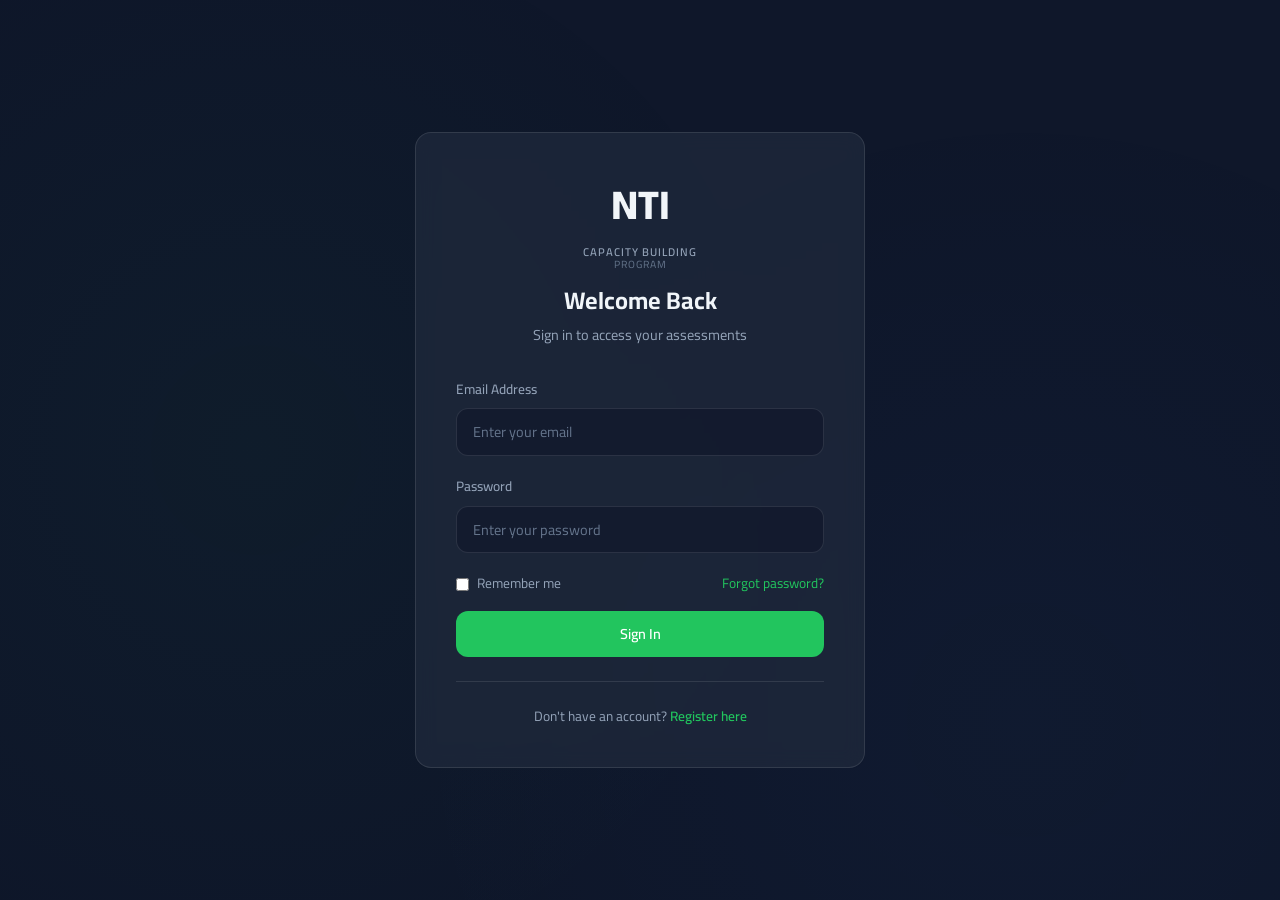
<file: index.html>
<!doctype html>
<html lang="en" dir="ltr">
  <head>
    <meta charset="UTF-8" />
    <meta name="viewport" content="width=device-width, initial-scale=1.0" />
    <title>Login - NTI Capacity Building Program</title>
    <link
      href="https://cdn.jsdelivr.net/npm/bootstrap@5.3.2/dist/css/bootstrap.min.css"
      rel="stylesheet"
    />
    <link rel="stylesheet" href="assets/css/style.css" />
  </head>
  <body>
    <div class="auth-container">
      <div class="auth-card fade-in">
        <div class="auth-header">
          <div class="auth-logo">NTI</div>
          <div class="brand-text" style="align-items: center">
            <span class="brand-title">Capacity Building</span>
            <span class="brand-subtitle">Program</span>
          </div>
          <h1 class="auth-title mt-3">Welcome Back</h1>
          <p class="auth-subtitle">Sign in to access your assessments</p>
        </div>

        <form id="login-form">
          <div class="form-group">
            <label class="form-label">Email Address</label>
            <input
              type="email"
              class="form-control"
              id="email"
              placeholder="Enter your email"
              required
            />
          </div>

          <div class="form-group">
            <label class="form-label">Password</label>
            <input
              type="password"
              class="form-control"
              id="password"
              placeholder="Enter your password"
              required
            />
          </div>

          <div class="d-flex justify-content-between align-items-center mb-3">
            <label
              style="
                display: flex;
                align-items: center;
                gap: 0.5rem;
                font-size: 0.85rem;
                color: var(--text-secondary);
                cursor: pointer;
              "
            >
              <input
                type="checkbox"
                style="accent-color: var(--accent-green)"
              />
              Remember me
            </label>
            <a
              href="#"
              style="
                font-size: 0.85rem;
                color: var(--accent-green);
                text-decoration: none;
              "
              >Forgot password?</a
            >
          </div>

          <button type="submit" class="btn btn-primary w-100">Sign In</button>
        </form>

        <div class="auth-footer">
          Don't have an account? <a href="auth/register.php">Register here</a>
        </div>
      </div>
    </div>

    <!-- Modal -->
    <div class="modal-overlay" id="modal">
      <div class="modal-content">
        <div class="modal-icon" id="modal-icon">ℹ️</div>
        <div class="modal-title" id="modal-title">Title</div>
        <div class="modal-text" id="modal-text">Message</div>
        <div class="modal-buttons" id="modal-buttons"></div>
      </div>
    </div>

    <script src="https://cdn.jsdelivr.net/npm/bootstrap@5.3.2/dist/js/bootstrap.bundle.min.js"></script>
    <script src="assets/js/main.js"></script>
    <script>
      document
        .getElementById("login-form")
        .addEventListener("submit", function (e) {
          e.preventDefault();
          const email = document.getElementById("email").value;
          const password = document.getElementById("password").value;

          // Demo login - accept any credentials
          const user = {
            name:
              email.split("@")[0].charAt(0).toUpperCase() +
              email.split("@")[0].slice(1),
            email: email,
            role: "Candidate",
          };

          AppState.user = user;
          saveState();

          showModal(
            "Welcome!",
            "Login successful. Redirecting to dashboard...",
            "✅",
            [
              {
                text: "Continue",
                class: "btn-primary",
                action: () => {
                  window.location.href = "dashboard/index.html";
                },
              },
            ],
          );
        });
    </script>
  </body>
</html>
</file>
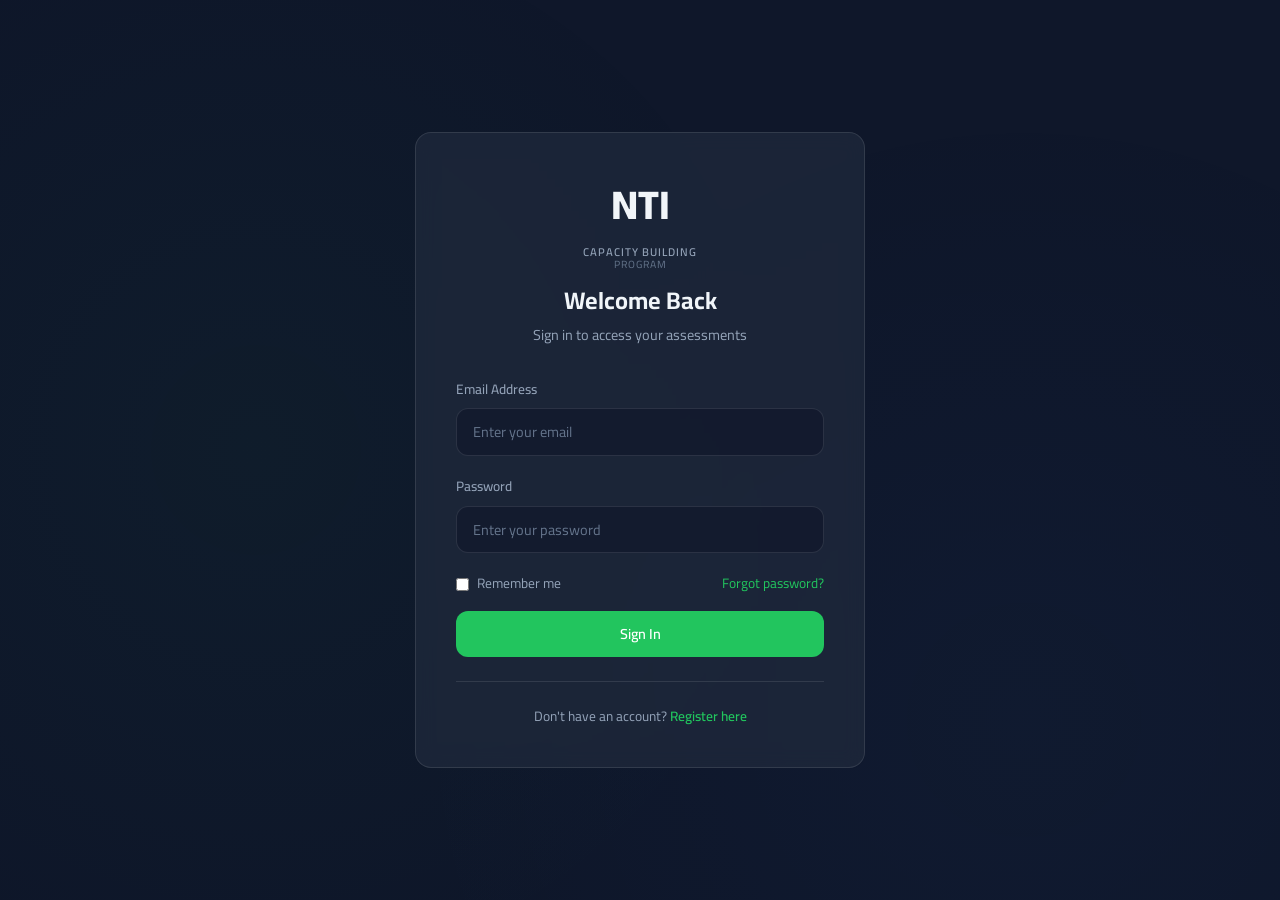
<file: dashboard/index.html>
<!DOCTYPE html>
<html lang="en" dir="ltr">
<head>
    <meta charset="UTF-8">
    <meta name="viewport" content="width=device-width, initial-scale=1.0">
    <title>Dashboard - NTI Capacity Building Program</title>
    <link href="https://cdn.jsdelivr.net/npm/bootstrap@5.3.2/dist/css/bootstrap.min.css" rel="stylesheet">
    <link rel="stylesheet" href="../assets/css/style.css">
</head>
<body>
    <!-- Navbar -->
    <nav class="navbar">
        <div class="container">
            <div class="d-flex justify-content-between align-items-center w-100">
                <a href="index.html" class="navbar-brand">
                    <span class="brand-logo">NTI</span>
                    <div class="brand-text">
                        <span class="brand-title">Capacity Building</span>
                        <span class="brand-subtitle">Program</span>
                    </div>
                </a>

                <div class="d-flex align-items-center gap-4">
                    <div class="d-none d-md-flex gap-3">
                        <a href="index.html" class="nav-link active">Home</a>
                        <a href="#" class="nav-link">Profile</a>
                        <a href="#" class="nav-link">About</a>
                        <a href="#" class="nav-link">Contact</a>
                    </div>

                    <div class="nav-user">
                        <div class="user-info d-none d-sm-block">
                            <div class="user-name" id="user-display">Student</div>
                            <div class="user-role">Candidate Account</div>
                        </div>
                        <button class="btn-logout" onclick="logout()">Logout</button>
                    </div>
                </div>
            </div>
        </div>
    </nav>

    <!-- Main Content -->
    <div class="container py-5">
        <h1 class="dashboard-welcome fade-in">WELCOME, <span id="user-name">STUDENT</span></h1>

        <div class="row g-4">
            <!-- IQ & English Assessment Card -->
            <div class="col-md-6">
                <div class="assessment-card" id="iq-card">
                    <div class="assessment-icon">📝</div>
                    <div class="assessment-title">IQ & ENGLISH ASSESSMENT</div>
                    <div class="assessment-desc">
                        Analyse cognitive and language preference. Combined 10 minute session for both. 
                        Start with IQ, then proceed to English.
                    </div>
                    <div class="assessment-meta">
                        <div class="meta-item">
                            <span class="meta-label">IQ Questions</span>
                            <span class="meta-value">15</span>
                        </div>
                        <div class="meta-item">
                            <span class="meta-label">English Questions</span>
                            <span class="meta-value">15</span>
                        </div>
                    </div>
                    <a href="../exams/instructions.html" class="btn btn-primary w-100">TAKE THE ASSESSMENT</a>
                </div>
            </div>

            <!-- Technical Assessment Card -->
            <div class="col-md-6">
                <div class="assessment-card locked" id="technical-card">
                    <div class="assessment-icon">💡</div>
                    <div class="assessment-title">TECHNICAL ASSESSMENT</div>
                    <div class="assessment-desc">
                        Technical skills evaluation based on your selected job profile (Front-End).
                        20 questions, 20 minute session.
                    </div>
                    <div class="assessment-meta">
                        <div class="meta-item">
                            <span class="meta-label">Questions</span>
                            <span class="meta-value">20</span>
                        </div>
                        <div class="meta-item">
                            <span class="meta-label">Duration</span>
                            <span class="meta-value">20 Minutes</span>
                        </div>
                    </div>
                    <button class="btn btn-secondary w-100" disabled>
                        UNLOCKS AFTER IQ & ENGLISH ASSESSMENT IS COMPLETED
                    </button>
                </div>
            </div>
        </div>

        <!-- Results Section -->
        <div class="mt-5">
            <h2 class="mb-4" style="font-size: 1.25rem; font-weight: 700;">Your Results</h2>
            <div id="dashboard-results">
                <div class="card">
                    <div class="card-body text-center py-5">
                        <div style="font-size: 3rem; margin-bottom: 1rem;">📊</div>
                        <h4 style="margin-bottom: 0.5rem;">No Results Yet</h4>
                        <p style="color: var(--text-secondary);">Complete your assessments to see your results here.</p>
                    </div>
                </div>
            </div>
        </div>
    </div>

    <!-- Modal -->
    <div class="modal-overlay" id="modal">
        <div class="modal-content">
            <div class="modal-icon" id="modal-icon">ℹ️</div>
            <div class="modal-title" id="modal-title">Title</div>
            <div class="modal-text" id="modal-text">Message</div>
            <div class="modal-buttons" id="modal-buttons"></div>
        </div>
    </div>

    <script src="https://cdn.jsdelivr.net/npm/bootstrap@5.3.2/dist/js/bootstrap.bundle.min.js"></script>
    <script src="../assets/js/main.js"></script>
    <script>
        // Update dashboard on load
        document.addEventListener('DOMContentLoaded', function() {
            updateDashboard();

            // Check if results exist and update dashboard results section
            const resultsContainer = document.getElementById('dashboard-results');
            if (AppState.exams.iq.completed || AppState.exams.english.completed) {
                let html = '<div class="row g-4">';

                if (AppState.exams.iq.completed && AppState.exams.english.completed) {
                    const iqScore = AppState.exams.iq.score;
                    const engScore = AppState.exams.english.score;
                    const total = iqScore + engScore;
                    const pct = Math.round((total / 30) * 100);

                    html += `
                        <div class="col-md-6">
                            <div class="card">
                                <div class="card-body">
                                    <div class="d-flex justify-content-between align-items-center mb-3">
                                        <h5 style="font-weight: 700;">IQ & English</h5>
                                        <span class="status-badge ${pct >= 60 ? 'passed' : 'failed'}">
                                            <span class="status-dot"></span> ${pct >= 60 ? 'Passed' : 'Failed'}
                                        </span>
                                    </div>
                                    <div class="progress-container mb-0">
                                        <div class="progress-info">
                                            <span class="progress-label">Score: ${total}/30</span>
                                            <span class="progress-value">${pct}%</span>
                                        </div>
                                        <div class="progress-bar-bg">
                                            <div class="progress-bar-fill" style="width: ${pct}%"></div>
                                        </div>
                                    </div>
                                </div>
                            </div>
                        </div>
                    `;
                }

                if (AppState.exams.technical.completed) {
                    const techScore = AppState.exams.technical.score;
                    const pct = Math.round((techScore / 20) * 100);

                    html += `
                        <div class="col-md-6">
                            <div class="card">
                                <div class="card-body">
                                    <div class="d-flex justify-content-between align-items-center mb-3">
                                        <h5 style="font-weight: 700;">Technical</h5>
                                        <span class="status-badge ${pct >= 60 ? 'passed' : 'failed'}">
                                            <span class="status-dot"></span> ${pct >= 60 ? 'Passed' : 'Failed'}
                                        </span>
                                    </div>
                                    <div class="progress-container mb-0">
                                        <div class="progress-info">
                                            <span class="progress-label">Score: ${techScore}/20</span>
                                            <span class="progress-value">${pct}%</span>
                                        </div>
                                        <div class="progress-bar-bg">
                                            <div class="progress-bar-fill ${pct < 60 ? 'red' : ''}" style="width: ${pct}%"></div>
                                        </div>
                                    </div>
                                </div>
                            </div>
                        </div>
                    `;
                }

                html += '</div>';
                html += '<div class="text-center mt-4">'
                html += '    <a href="../results/index.html" class="btn btn-outline">View Full Results</a>';
                html += '</div>';

                resultsContainer.innerHTML = html;
            }
        });
    </script>
</body>
</html>
</file>
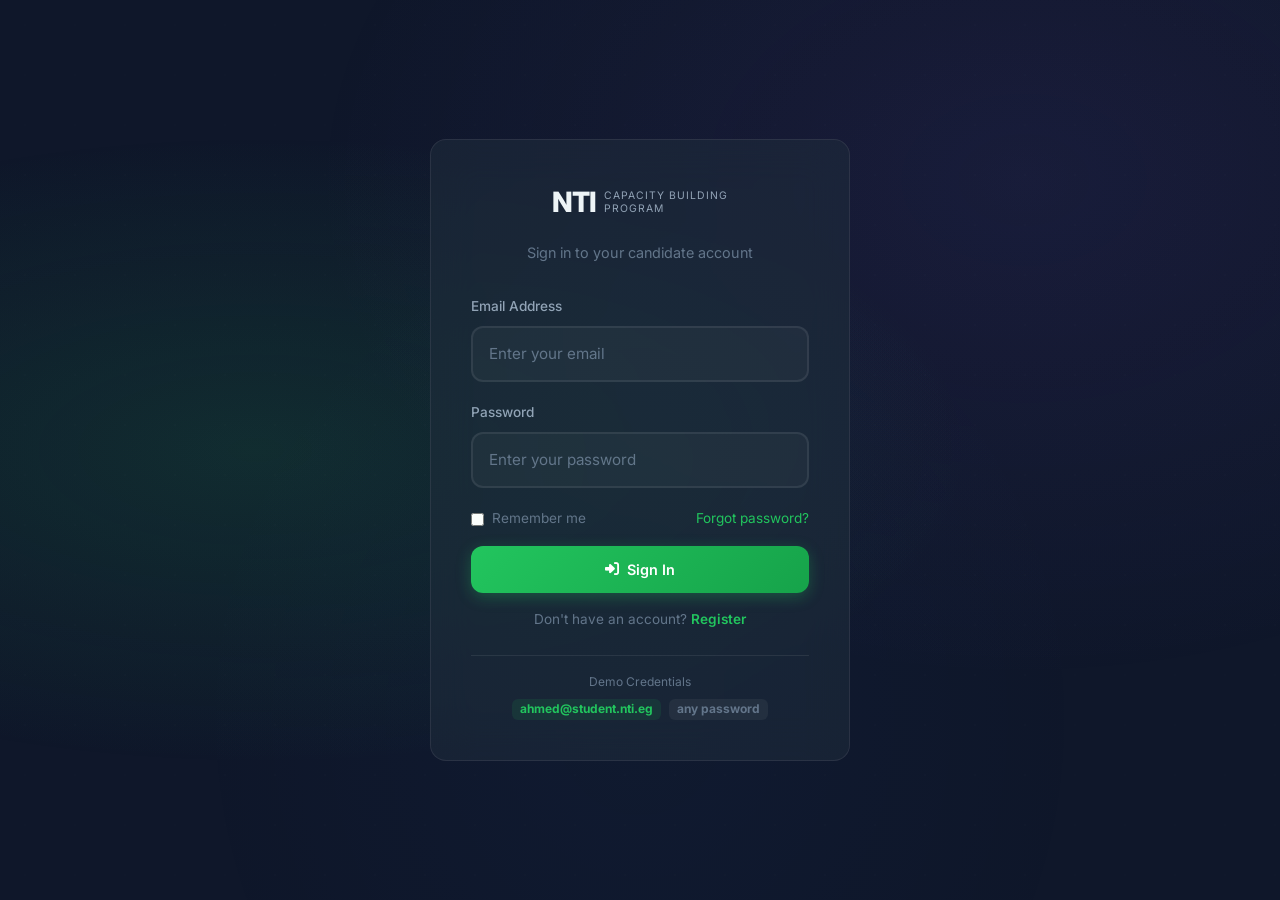
<file: nti-exam-system/dashboard/index.html>
<!DOCTYPE html>
<html lang="en">
<head>
    <meta charset="UTF-8">
    <meta name="viewport" content="width=device-width, initial-scale=1.0">
    <title>NTI | Dashboard - Capacity Building Program</title>
    <link href="https://cdn.jsdelivr.net/npm/bootstrap@5.3.2/dist/css/bootstrap.min.css" rel="stylesheet">
    <link rel="stylesheet" href="https://cdnjs.cloudflare.com/ajax/libs/font-awesome/6.5.1/css/all.min.css">
    <link rel="stylesheet" href="../assets/css/style.css">
</head>
<body id="dashboard-page">
    <!-- Navbar -->
    <nav class="navbar-nti">
        <div class="container">
            <div class="d-flex justify-content-between align-items-center">
                <a href="index.html" class="navbar-brand-nti">
                    <span class="brand-logo">NTI</span>
                    <div class="brand-subtitle">
                        <div>CAPACITY BUILDING</div>
                        <div>PROGRAM</div>
                    </div>
                </a>

                <div class="d-none d-md-flex align-items-center gap-4">
                    <a href="index.html" class="nav-link-nti active">Home</a>
                    <a href="#" class="nav-link-nti">Profile</a>
                    <a href="#" class="nav-link-nti">About</a>
                    <a href="#" class="nav-link-nti">Contact</a>
                </div>

                <div class="d-flex align-items-center gap-3">
                    <div class="user-info d-none d-sm-block">
                        <div class="user-greeting">HI STUDENT</div>
                        <div class="user-role">Candidate Account</div>
                    </div>
                    <button class="btn-logout">
                        <i class="fas fa-sign-out-alt"></i> Logout
                    </button>
                </div>
            </div>
        </div>
    </nav>

    <!-- Main Content -->
    <div class="container py-5">
        <h2 class="mb-4 animate-fade-in" style="font-weight: 300;">
            WELCOME, <span style="font-weight: 700;">[STUDENT NAME]</span>
        </h2>

        <div class="row g-4">
            <!-- IQ & English Card -->
            <div class="col-md-6 animate-fade-in delay-1">
                <div class="card-nti h-100" id="iq-card">
                    <div class="d-flex justify-content-between align-items-start mb-3">
                        <div class="card-icon green">📄</div>
                        <span class="status-badge locked"><i class="fas fa-lock"></i> Not Started</span>
                    </div>
                    <h3 class="card-title">IQ & English Assessment</h3>
                    <p class="card-text">
                        Analyse cognitive and language preference. Combined 10 minute session for both. 
                        Start with IQ, then proceed to English.
                    </p>
                    <div class="card-meta"><strong>IQ Questions:</strong> 15</div>
                    <div class="card-meta mb-3"><strong>English Questions:</strong> 15</div>
                    <a href="../exams/instructions.html" class="btn-nti btn-nti-primary w-100">
                        <i class="fas fa-play"></i> TAKE THE ASSESSMENT
                    </a>
                </div>
            </div>

            <!-- Technical Card -->
            <div class="col-md-6 animate-fade-in delay-2">
                <div class="card-nti h-100 locked" id="tech-card">
                    <div class="d-flex justify-content-between align-items-start mb-3">
                        <div class="card-icon yellow">💡</div>
                        <span class="status-badge locked"><i class="fas fa-lock"></i> Locked</span>
                    </div>
                    <h3 class="card-title">Technical Assessment</h3>
                    <p class="card-text">
                        Technical skills evaluation based on your selected job profile (Front-end). 
                        20 questions, 20 minute session.
                    </p>
                    <div class="card-meta mb-3"><strong>Questions:</strong> 20 | <strong>Duration:</strong> 20 min</div>
                    <button class="btn-nti btn-nti-secondary w-100" disabled>
                        <i class="fas fa-lock"></i> UNLOCKS AFTER IQ & ENGLISH ASSESSMENT IS COMPLETED
                    </button>
                </div>
            </div>
        </div>

        <!-- Exam Progress Sidebar (Optional enhancement) -->
        <div class="row mt-5">
            <div class="col-12">
                <div class="card-nti animate-fade-in delay-3">
                    <h4 class="mb-3" style="font-size: 1rem; color: var(--text-secondary);">
                        <i class="fas fa-info-circle me-2"></i>Instructions
                    </h4>
                    <ul class="instructions-list">
                        <li><i class="fas fa-check"></i> Total time for IQ & English: 10 minutes</li>
                        <li><i class="fas fa-check"></i> You cannot go back to previous question</li>
                        <li><i class="fas fa-check"></i> Do not refresh or close the page</li>
                        <li><i class="fas fa-check"></i> Click Submit to save your answer</li>
                        <li><i class="fas fa-check"></i> Technical assessment unlocks after completing IQ & English</li>
                        <li><i class="fas fa-check"></i> Passing score: 60% for each assessment</li>
                    </ul>
                </div>
            </div>
        </div>
    </div>

    <!-- Modal -->
    <div class="modal-overlay" id="completion-modal">
        <div class="modal-box">
            <div class="modal-icon info" id="modal-icon"><i class="fas fa-info-circle"></i></div>
            <h3 class="modal-title" id="modal-title">Title</h3>
            <p class="modal-text" id="modal-text">Message</p>
            <button class="btn-nti btn-nti-primary" id="modal-btn">OK</button>
        </div>
    </div>

    <script src="https://cdn.jsdelivr.net/npm/bootstrap@5.3.2/dist/js/bootstrap.bundle.min.js"></script>
    <script src="../assets/js/main.js"></script>
    <script>
        // Check auth
        Auth.requireAuth();

        // Initialize dashboard state
        document.addEventListener('DOMContentLoaded', () => {
            Dashboard.init();
        });
    </script>
</body>
</html>
</file>
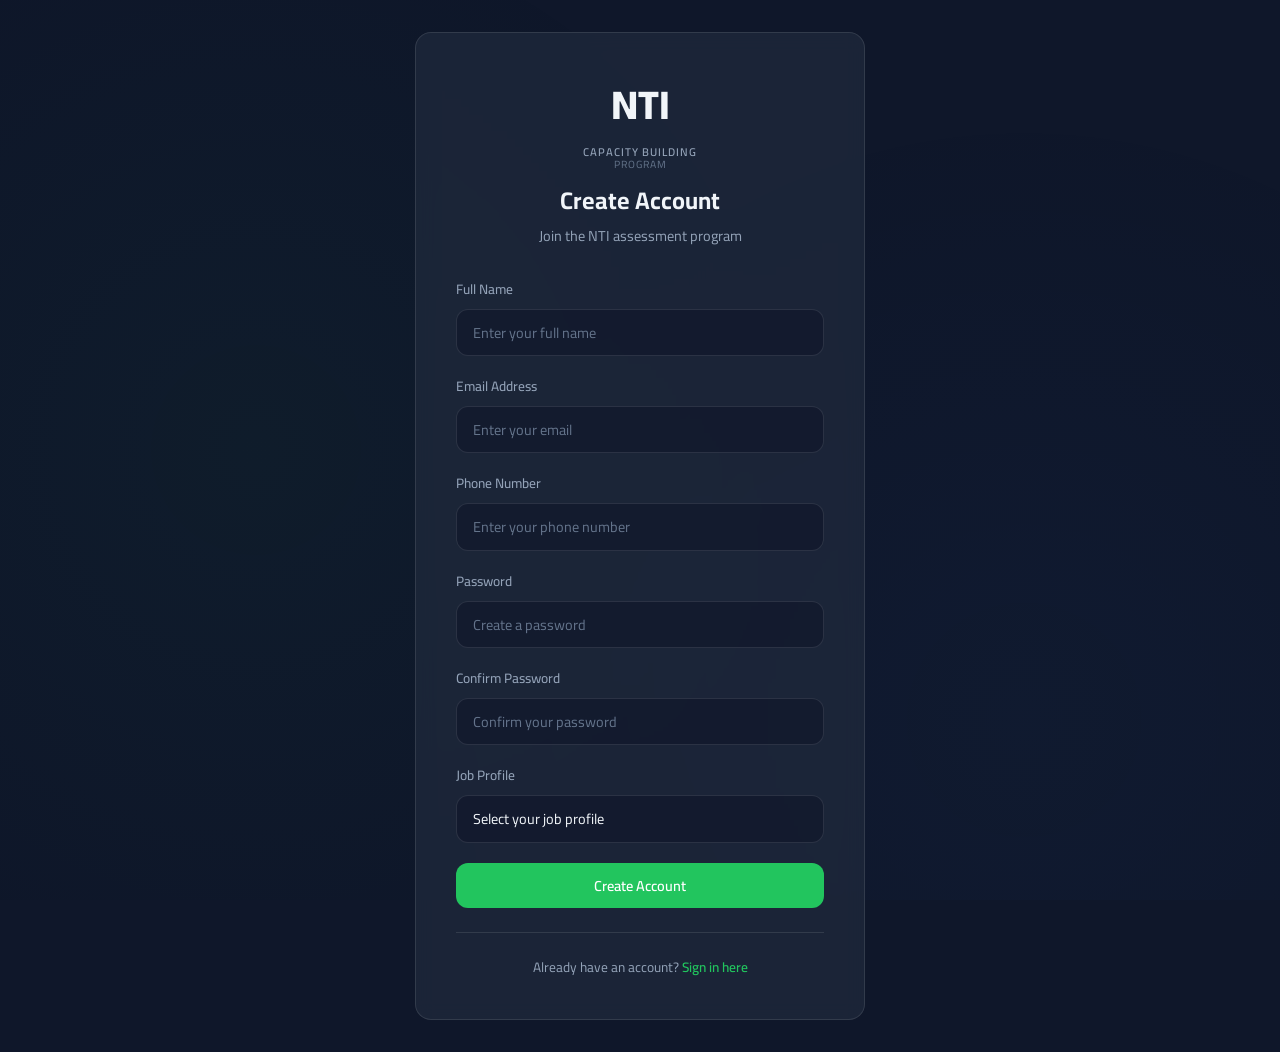
<file: auth/register.html>
<!DOCTYPE html>
<html lang="en" dir="ltr">
<head>
    <meta charset="UTF-8">
    <meta name="viewport" content="width=device-width, initial-scale=1.0">
    <title>Register - NTI Capacity Building Program</title>
    <link href="https://cdn.jsdelivr.net/npm/bootstrap@5.3.2/dist/css/bootstrap.min.css" rel="stylesheet">
    <link rel="stylesheet" href="../assets/css/style.css">
</head>
<body>
    <div class="auth-container">
        <div class="auth-card fade-in">
            <div class="auth-header">
                <div class="auth-logo">NTI</div>
                <div class="brand-text" style="align-items: center;">
                    <span class="brand-title">Capacity Building</span>
                    <span class="brand-subtitle">Program</span>
                </div>
                <h1 class="auth-title mt-3">Create Account</h1>
                <p class="auth-subtitle">Join the NTI assessment program</p>
            </div>

            <form id="register-form">
                <div class="form-group">
                    <label class="form-label">Full Name</label>
                    <input type="text" class="form-control" id="fullName" placeholder="Enter your full name" required>
                </div>

                <div class="form-group">
                    <label class="form-label">Email Address</label>
                    <input type="email" class="form-control" id="email" placeholder="Enter your email" required>
                </div>

                <div class="form-group">
                    <label class="form-label">Phone Number</label>
                    <input type="tel" class="form-control" id="phone" placeholder="Enter your phone number">
                </div>

                <div class="form-group">
                    <label class="form-label">Password</label>
                    <input type="password" class="form-control" id="password" placeholder="Create a password" required>
                </div>

                <div class="form-group">
                    <label class="form-label">Confirm Password</label>
                    <input type="password" class="form-control" id="confirmPassword" placeholder="Confirm your password" required>
                </div>

                <div class="form-group">
                    <label class="form-label">Job Profile</label>
                    <select class="form-control" id="jobProfile">
                        <option value="">Select your job profile</option>
                        <option value="frontend">Front-End Developer</option>
                        <option value="backend">Back-End Developer</option>
                        <option value="fullstack">Full-Stack Developer</option>
                        <option value="mobile">Mobile Developer</option>
                        <option value="uiux">UI/UX Designer</option>
                    </select>
                </div>

                <button type="submit" class="btn btn-primary w-100">Create Account</button>
            </form>

            <div class="auth-footer">
                Already have an account? <a href="../index.html">Sign in here</a>
            </div>
        </div>
    </div>

    <!-- Modal -->
    <div class="modal-overlay" id="modal">
        <div class="modal-content">
            <div class="modal-icon" id="modal-icon">ℹ️</div>
            <div class="modal-title" id="modal-title">Title</div>
            <div class="modal-text" id="modal-text">Message</div>
            <div class="modal-buttons" id="modal-buttons"></div>
        </div>
    </div>

    <script src="https://cdn.jsdelivr.net/npm/bootstrap@5.3.2/dist/js/bootstrap.bundle.min.js"></script>
    <script src="../assets/js/main.js"></script>
    <script>
        document.getElementById('register-form').addEventListener('submit', function(e) {
            e.preventDefault();
            const fullName = document.getElementById('fullName').value;
            const email = document.getElementById('email').value;
            const password = document.getElementById('password').value;
            const confirmPassword = document.getElementById('confirmPassword').value;

            if (password !== confirmPassword) {
                showModal('Error', 'Passwords do not match!', '❌');
                return;
            }

            const user = {
                name: fullName,
                email: email,
                role: 'Candidate'
            };

            AppState.user = user;
            saveState();

            showModal(
                'Success!',
                'Account created successfully. Welcome to NTI!',
                '✅',
                [{
                    text: 'Continue',
                    class: 'btn-primary',
                    action: () => {
                        window.location.href = '../dashboard/index.html';
                    }
                }]
            );
        });
    </script>
</body>
</html>
</file>
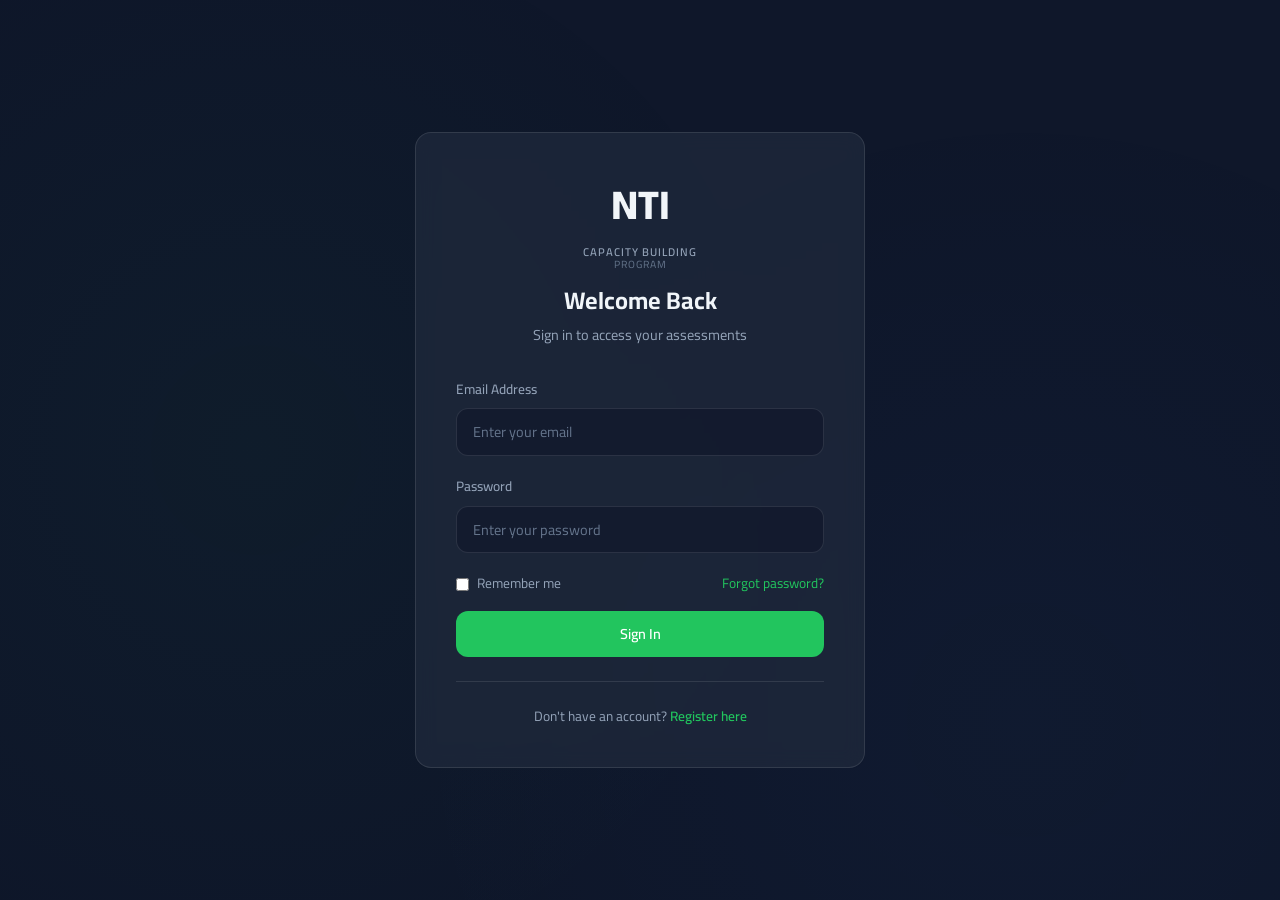
<file: exams/english.html>
<!DOCTYPE html>
<html lang="en" dir="ltr">
<head>
    <meta charset="UTF-8">
    <meta name="viewport" content="width=device-width, initial-scale=1.0">
    <title>English Session - NTI Assessment</title>
    <link href="https://cdn.jsdelivr.net/npm/bootstrap@5.3.2/dist/css/bootstrap.min.css" rel="stylesheet">
    <link rel="stylesheet" href="../assets/css/style.css">
</head>
<body>
    <!-- Navbar -->
    <nav class="navbar">
        <div class="container">
            <div class="d-flex justify-content-between align-items-center w-100">
                <a href="../dashboard/index.html" class="navbar-brand">
                    <span class="brand-logo">NTI</span>
                    <div class="brand-text">
                        <span class="brand-title">Capacity Building</span>
                        <span class="brand-subtitle">Program</span>
                    </div>
                </a>

                <div class="d-flex align-items-center gap-3">
                    <div class="timer-box" style="margin: 0;">
                        <div class="timer-label">Time Remaining</div>
                        <div class="timer-value" id="timer">10:00</div>
                    </div>
                    <button class="btn-logout" onclick="logout()">Logout</button>
                </div>
            </div>
        </div>
    </nav>

    <!-- Exam Container -->
    <div class="exam-container">
        <!-- Left Sidebar - Progress -->
        <div class="exam-sidebar">
            <div class="card">
                <div class="card-header">
                    <span style="font-weight: 600; font-size: 0.9rem;">Exam Progress</span>
                </div>
                <div class="card-body">
                    <div class="progress-steps">
                        <div class="step-item completed">
                            <div class="step-number">✓</div>
                            <div class="step-title">IQ & English<br>Assessment</div>
                        </div>
                        <div class="step-item active">
                            <div class="step-number">2</div>
                            <div class="step-title">Technical<br>Assessment</div>
                        </div>
                        <div class="step-item">
                            <div class="step-number">3</div>
                            <div class="step-title">Results</div>
                        </div>
                    </div>
                </div>
            </div>

            <div class="card mt-3">
                <div class="card-header">
                    <span style="font-weight: 600; font-size: 0.9rem;">Instructions</span>
                </div>
                <div class="card-body" style="padding: 1rem;">
                    <ul style="list-style: none; padding: 0; margin: 0; font-size: 0.8rem; color: var(--text-secondary);">
                        <li style="margin-bottom: 0.5rem;">• Total time: 10 minutes</li>
                        <li style="margin-bottom: 0.5rem;">• Cannot go back</li>
                        <li style="margin-bottom: 0.5rem;">• Don't refresh</li>
                        <li>• Click Submit to save</li>
                    </ul>
                </div>
            </div>
        </div>

        <!-- Main Content -->
        <div class="exam-main">
            <!-- Session Tabs -->
            <div class="session-tabs">
                <button class="session-tab completed" onclick="showModal('Session Completed', 'IQ Session is already completed!', '✅')">IQ SESSION</button>
                <button class="session-tab active">ENGLISH SESSION</button>
            </div>

            <!-- Question Container -->
            <div id="question-container"></div>
        </div>

        <!-- Right Sidebar - Questions -->
        <div class="exam-questions-nav">
            <div class="card">
                <div class="card-header">
                    <span style="font-weight: 600; font-size: 0.9rem;">Questions</span>
                </div>
                <div class="card-body">
                    <div style="margin-bottom: 1rem;">
                        <div style="font-size: 0.8rem; color: var(--text-muted); margin-bottom: 0.5rem;">IQ SESSION (15) - Completed</div>
                        <div class="question-grid" style="opacity: 0.5;">
                            ${Array.from({length: 15}, (_, i) => `
                                <button class="question-btn answered" disabled>${i + 1}</button>
                            `).join('')}
                        </div>
                    </div>
                    <div>
                        <div style="font-size: 0.8rem; color: var(--text-muted); margin-bottom: 0.5rem;">ENGLISH SESSION (15)</div>
                        <div class="question-grid" id="question-grid"></div>
                    </div>
                </div>
            </div>
        </div>
    </div>

    <!-- Modal -->
    <div class="modal-overlay" id="modal">
        <div class="modal-content">
            <div class="modal-icon" id="modal-icon">ℹ️</div>
            <div class="modal-title" id="modal-title">Title</div>
            <div class="modal-text" id="modal-text">Message</div>
            <div class="modal-buttons" id="modal-buttons"></div>
        </div>
    </div>

    <script src="https://cdn.jsdelivr.net/npm/bootstrap@5.3.2/dist/js/bootstrap.bundle.min.js"></script>
    <script src="../assets/js/main.js"></script>
    <script>
        // Initialize English Exam
        document.addEventListener('DOMContentLoaded', function() {
            initExam('english');
        });

        // Override submitExam for English to show completion and unlock technical
        const originalSubmitExam = submitExam;
        submitExam = function(examType) {
            if (examType === 'english') {
                stopTimer();

                const exam = ExamData[examType];
                const answers = AppState.exams[examType].answers;
                let score = 0;

                exam.questions.forEach(q => {
                    if (answers[q.id] === q.correct) score++;
                });

                AppState.exams[examType].completed = true;
                AppState.exams[examType].score = score;
                saveState();

                showModal(
                    'English Session Completed!',
                    'You have completed the English Session or time is up! Click OK to proceed to the Technical Assessment.',
                    '✅',
                    [{
                        text: 'OK',
                        class: 'btn-primary',
                        action: () => {
                            window.location.href = 'technical.html';
                        }
                    }]
                );
            } else {
                originalSubmitExam(examType);
            }
        };
    </script>
</body>
</html>
</file>
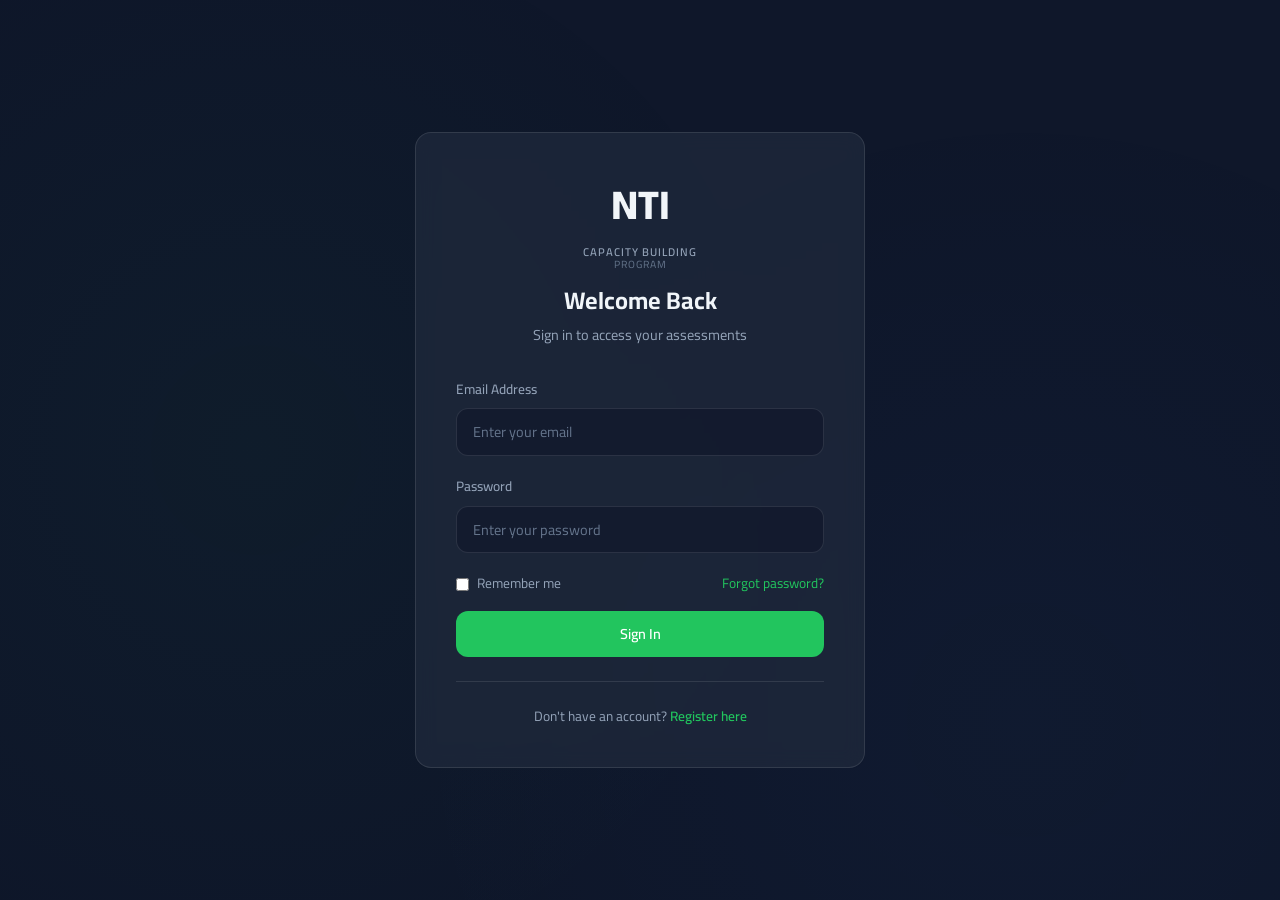
<file: exams/instructions.html>
<!DOCTYPE html>
<html lang="en" dir="ltr">
<head>
    <meta charset="UTF-8">
    <meta name="viewport" content="width=device-width, initial-scale=1.0">
    <title>Instructions - NTI Assessment</title>
    <link href="https://cdn.jsdelivr.net/npm/bootstrap@5.3.2/dist/css/bootstrap.min.css" rel="stylesheet">
    <link rel="stylesheet" href="../assets/css/style.css">
</head>
<body>
    <!-- Navbar -->
    <nav class="navbar">
        <div class="container">
            <div class="d-flex justify-content-between align-items-center w-100">
                <a href="../dashboard/index.html" class="navbar-brand">
                    <span class="brand-logo">NTI</span>
                    <div class="brand-text">
                        <span class="brand-title">Capacity Building</span>
                        <span class="brand-subtitle">Program</span>
                    </div>
                </a>

                <div class="d-flex align-items-center gap-3">
                    <div class="timer-box" style="margin: 0; padding: 0.5rem 1rem;">
                        <div class="timer-label">Time Remaining</div>
                        <div class="timer-value" style="font-size: 1.2rem;">10:00</div>
                    </div>
                    <button class="btn-logout" onclick="logout()">Logout</button>
                </div>
            </div>
        </div>
    </nav>

    <!-- Main Content -->
    <div class="container py-5">
        <div class="row justify-content-center">
            <div class="col-lg-8">
                <div class="card fade-in">
                    <div class="card-header">
                        <h2 style="font-size: 1.25rem; font-weight: 700; margin: 0;">📋 Exam Instructions</h2>
                        <span class="text-muted" style="font-size: 0.85rem;">IQ & English Assessment</span>
                    </div>
                    <div class="card-body">
                        <div class="mb-4">
                            <h3 style="font-size: 1rem; font-weight: 600; margin-bottom: 1rem; color: var(--accent-green);">
                                Before You Start
                            </h3>
                            <ul class="instructions-list">
                                <li>Total time for IQ & English: 10 minutes combined</li>
                                <li>You cannot go back to previous questions once submitted</li>
                                <li>Do not refresh or close the page during the exam</li>
                                <li>Click Submit to save your answer for each question</li>
                                <li>The exam consists of 2 sessions: IQ (15 questions) and English (15 questions)</li>
                                <li>Each question has 4 options, only one is correct</li>
                                <li>You must complete the IQ session before proceeding to English</li>
                            </ul>
                        </div>

                        <div class="mb-4">
                            <h3 style="font-size: 1rem; font-weight: 600; margin-bottom: 1rem; color: var(--accent-green);">
                                Exam Structure
                            </h3>
                            <div class="row g-3">
                                <div class="col-md-6">
                                    <div class="card" style="background: rgba(34, 197, 94, 0.05);">
                                        <div class="card-body text-center">
                                            <div style="font-size: 2rem; margin-bottom: 0.5rem;">🧠</div>
                                            <h4 style="font-size: 1rem; font-weight: 700;">IQ Session</h4>
                                            <p style="font-size: 0.85rem; color: var(--text-secondary); margin: 0;">
                                                15 Questions<br>Pattern Recognition, Logic, Math
                                            </p>
                                        </div>
                                    </div>
                                </div>
                                <div class="col-md-6">
                                    <div class="card" style="background: rgba(59, 130, 246, 0.05);">
                                        <div class="card-body text-center">
                                            <div style="font-size: 2rem; margin-bottom: 0.5rem;">🌐</div>
                                            <h4 style="font-size: 1rem; font-weight: 700;">English Session</h4>
                                            <p style="font-size: 0.85rem; color: var(--text-secondary); margin: 0;">
                                                15 Questions<br>Vocabulary, Grammar, Comprehension
                                            </p>
                                        </div>
                                    </div>
                                </div>
                            </div>
                        </div>

                        <div class="alert" style="background: var(--accent-green-light); border: 1px solid rgba(34, 197, 94, 0.3); border-radius: var(--radius); padding: 1rem;">
                            <div class="d-flex align-items-center gap-2">
                                <span style="font-size: 1.2rem;">💡</span>
                                <span style="font-size: 0.9rem; color: var(--accent-green);">
                                    <strong>Tip:</strong> Read each question carefully before answering. You can navigate between questions using the sidebar.
                                </span>
                            </div>
                        </div>
                    </div>
                    <div class="card-footer" style="display: flex; justify-content: space-between; align-items: center;">
                        <a href="../dashboard/index.html" class="btn btn-secondary">← Back to Dashboard</a>
                        <a href="iq.html" class="btn btn-primary btn-lg">Start IQ Session →</a>
                    </div>
                </div>
            </div>
        </div>
    </div>

    <!-- Modal -->
    <div class="modal-overlay" id="modal">
        <div class="modal-content">
            <div class="modal-icon" id="modal-icon">ℹ️</div>
            <div class="modal-title" id="modal-title">Title</div>
            <div class="modal-text" id="modal-text">Message</div>
            <div class="modal-buttons" id="modal-buttons"></div>
        </div>
    </div>

    <script src="https://cdn.jsdelivr.net/npm/bootstrap@5.3.2/dist/js/bootstrap.bundle.min.js"></script>
    <script src="../assets/js/main.js"></script>
</body>
</html>
</file>
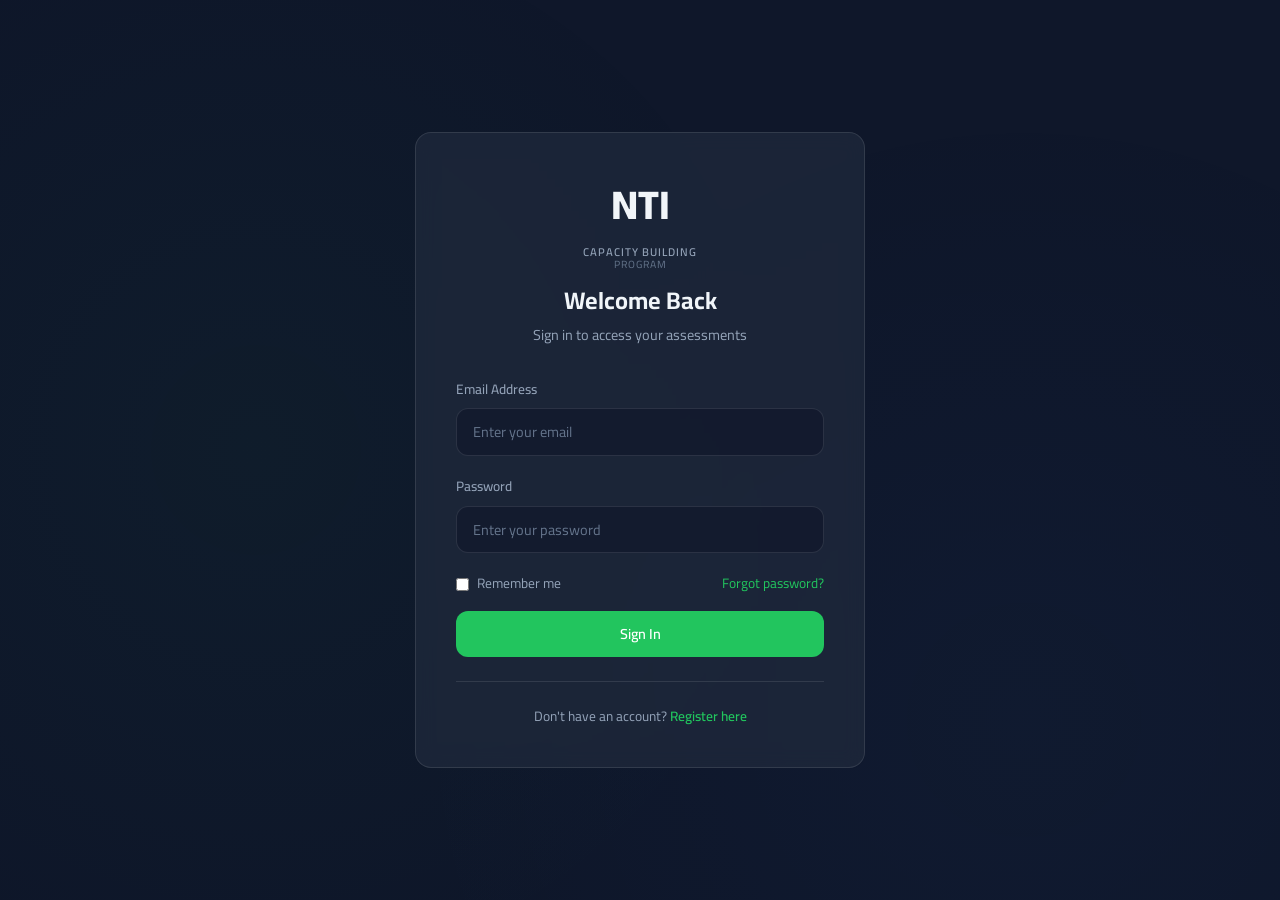
<file: exams/iq.html>
<!DOCTYPE html>
<html lang="en" dir="ltr">
<head>
    <meta charset="UTF-8">
    <meta name="viewport" content="width=device-width, initial-scale=1.0">
    <title>IQ Session - NTI Assessment</title>
    <link href="https://cdn.jsdelivr.net/npm/bootstrap@5.3.2/dist/css/bootstrap.min.css" rel="stylesheet">
    <link rel="stylesheet" href="../assets/css/style.css">
</head>
<body>
    <!-- Navbar -->
    <nav class="navbar">
        <div class="container">
            <div class="d-flex justify-content-between align-items-center w-100">
                <a href="../dashboard/index.html" class="navbar-brand">
                    <span class="brand-logo">NTI</span>
                    <div class="brand-text">
                        <span class="brand-title">Capacity Building</span>
                        <span class="brand-subtitle">Program</span>
                    </div>
                </a>

                <div class="d-flex align-items-center gap-3">
                    <div class="timer-box" style="margin: 0;">
                        <div class="timer-label">Time Remaining</div>
                        <div class="timer-value" id="timer">10:00</div>
                    </div>
                    <button class="btn-logout" onclick="logout()">Logout</button>
                </div>
            </div>
        </div>
    </nav>

    <!-- Exam Container -->
    <div class="exam-container">
        <!-- Left Sidebar - Progress -->
        <div class="exam-sidebar">
            <div class="card">
                <div class="card-header">
                    <span style="font-weight: 600; font-size: 0.9rem;">Exam Progress</span>
                </div>
                <div class="card-body">
                    <div class="progress-steps">
                        <div class="step-item active">
                            <div class="step-number">1</div>
                            <div class="step-title">IQ & English<br>Assessment</div>
                        </div>
                        <div class="step-item">
                            <div class="step-number">2</div>
                            <div class="step-title">Technical<br>Assessment</div>
                        </div>
                        <div class="step-item">
                            <div class="step-number">3</div>
                            <div class="step-title">Results</div>
                        </div>
                    </div>
                </div>
            </div>

            <div class="card mt-3">
                <div class="card-header">
                    <span style="font-weight: 600; font-size: 0.9rem;">Instructions</span>
                </div>
                <div class="card-body" style="padding: 1rem;">
                    <ul style="list-style: none; padding: 0; margin: 0; font-size: 0.8rem; color: var(--text-secondary);">
                        <li style="margin-bottom: 0.5rem;">• Total time: 10 minutes</li>
                        <li style="margin-bottom: 0.5rem;">• Cannot go back</li>
                        <li style="margin-bottom: 0.5rem;">• Don't refresh</li>
                        <li>• Click Submit to save</li>
                    </ul>
                </div>
            </div>
        </div>

        <!-- Main Content -->
        <div class="exam-main">
            <!-- Session Tabs -->
            <div class="session-tabs">
                <button class="session-tab active">IQ SESSION</button>
                <button class="session-tab" onclick="showModal('Session Locked', 'Complete the IQ session first!', '🔒')">ENGLISH SESSION</button>
            </div>

            <!-- Question Container -->
            <div id="question-container">
                <!-- Questions will be loaded here by JavaScript -->
            </div>
        </div>

        <!-- Right Sidebar - Questions -->
        <div class="exam-questions-nav">
            <div class="card">
                <div class="card-header">
                    <span style="font-weight: 600; font-size: 0.9rem;">Questions</span>
                </div>
                <div class="card-body">
                    <div style="margin-bottom: 1rem;">
                        <div style="font-size: 0.8rem; color: var(--text-muted); margin-bottom: 0.5rem;">IQ SESSION (15)</div>
                        <div class="question-grid" id="question-grid">
                            <!-- Question buttons will be loaded here -->
                        </div>
                    </div>
                    <div>
                        <div style="font-size: 0.8rem; color: var(--text-muted); margin-bottom: 0.5rem;">ENGLISH SESSION (15)</div>
                        <div class="question-grid" style="opacity: 0.5;">
                            ${Array.from({length: 15}, (_, i) => `
                                <button class="question-btn" disabled>${i + 1}</button>
                            `).join('')}
                        </div>
                    </div>
                </div>
            </div>
        </div>
    </div>

    <!-- Modal -->
    <div class="modal-overlay" id="modal">
        <div class="modal-content">
            <div class="modal-icon" id="modal-icon">ℹ️</div>
            <div class="modal-title" id="modal-title">Title</div>
            <div class="modal-text" id="modal-text">Message</div>
            <div class="modal-buttons" id="modal-buttons"></div>
        </div>
    </div>

    <script src="https://cdn.jsdelivr.net/npm/bootstrap@5.3.2/dist/js/bootstrap.bundle.min.js"></script>
    <script src="../assets/js/main.js"></script>
    <script>
        // Initialize IQ Exam
        document.addEventListener('DOMContentLoaded', function() {
            // Reset IQ exam state for fresh start
            AppState.exams.iq = { completed: false, score: 0, answers: {} };
            AppState.exams.english = { completed: false, score: 0, answers: {} };
            AppState.exams.technical = { completed: false, score: 0, answers: {} };
            saveState();

            initExam('iq');
        });

        // Override submitExam for IQ to redirect to English
        const originalSubmitExam = submitExam;
        submitExam = function(examType) {
            if (examType === 'iq') {
                stopTimer();

                const exam = ExamData[examType];
                const answers = AppState.exams[examType].answers;
                let score = 0;

                exam.questions.forEach(q => {
                    if (answers[q.id] === q.correct) score++;
                });

                AppState.exams[examType].completed = true;
                AppState.exams[examType].score = score;
                saveState();

                showModal(
                    'IQ Session Completed!',
                    'You have completed the IQ Session. Click OK to proceed to the English Session.',
                    '✅',
                    [{
                        text: 'OK',
                        class: 'btn-primary',
                        action: () => {
                            window.location.href = 'english.html';
                        }
                    }]
                );
            } else {
                originalSubmitExam(examType);
            }
        };
    </script>
</body>
</html>
</file>
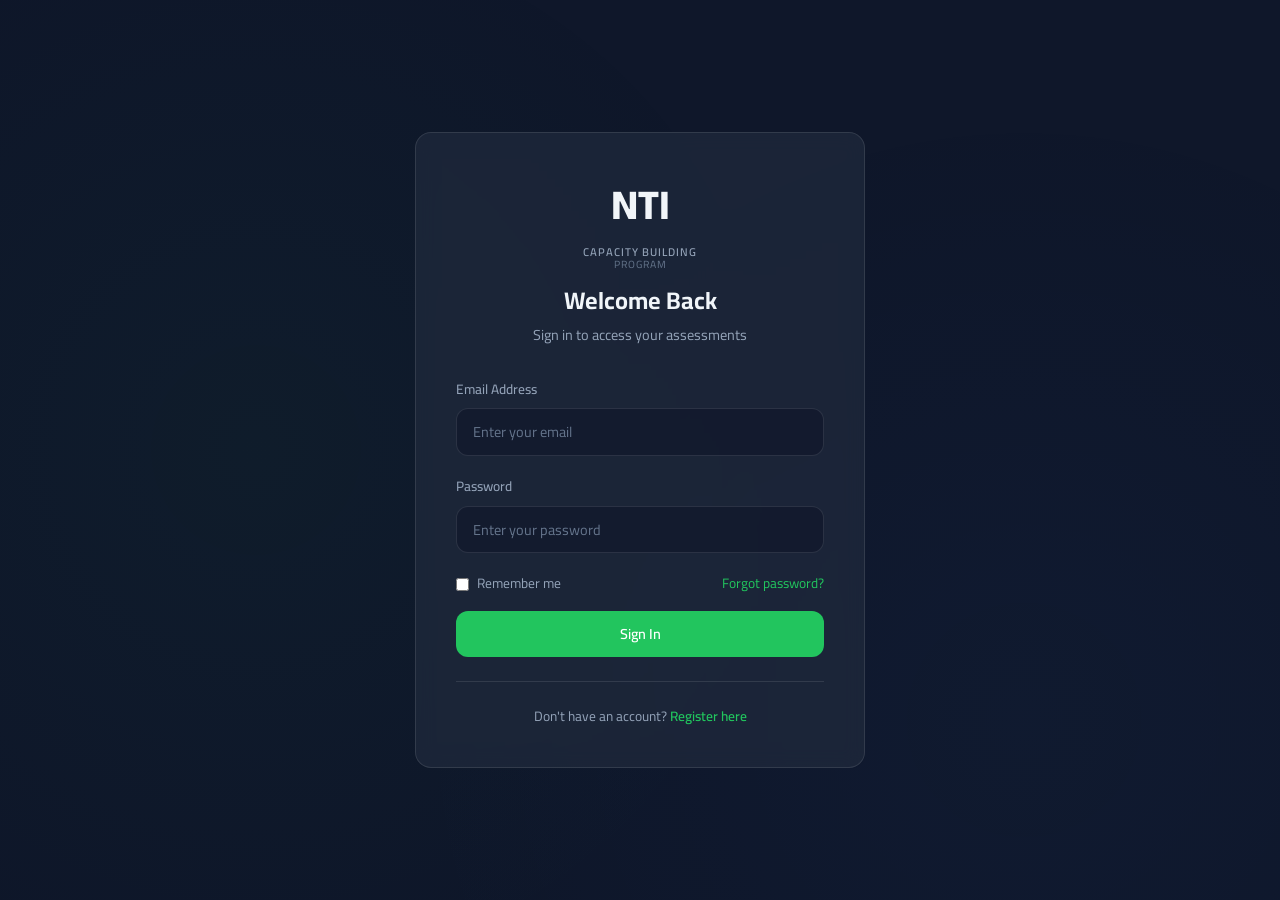
<file: exams/technical.html>
<!DOCTYPE html>
<html lang="en" dir="ltr">
<head>
    <meta charset="UTF-8">
    <meta name="viewport" content="width=device-width, initial-scale=1.0">
    <title>Technical Session - NTI Assessment</title>
    <link href="https://cdn.jsdelivr.net/npm/bootstrap@5.3.2/dist/css/bootstrap.min.css" rel="stylesheet">
    <link rel="stylesheet" href="../assets/css/style.css">
</head>
<body>
    <!-- Navbar -->
    <nav class="navbar">
        <div class="container">
            <div class="d-flex justify-content-between align-items-center w-100">
                <a href="../dashboard/index.html" class="navbar-brand">
                    <span class="brand-logo">NTI</span>
                    <div class="brand-text">
                        <span class="brand-title">Capacity Building</span>
                        <span class="brand-subtitle">Program</span>
                    </div>
                </a>

                <div class="d-flex align-items-center gap-3">
                    <div class="timer-box" style="margin: 0;">
                        <div class="timer-label">Time Remaining</div>
                        <div class="timer-value" id="timer">20:00</div>
                    </div>
                    <button class="btn-logout" onclick="logout()">Logout</button>
                </div>
            </div>
        </div>
    </nav>

    <!-- Exam Container -->
    <div class="exam-container">
        <!-- Left Sidebar - Progress -->
        <div class="exam-sidebar">
            <div class="card">
                <div class="card-header">
                    <span style="font-weight: 600; font-size: 0.9rem;">Exam Progress</span>
                </div>
                <div class="card-body">
                    <div class="progress-steps">
                        <div class="step-item completed">
                            <div class="step-number">✓</div>
                            <div class="step-title">IQ & English<br>Assessment</div>
                        </div>
                        <div class="step-item active">
                            <div class="step-number">2</div>
                            <div class="step-title">Technical<br>Assessment</div>
                        </div>
                        <div class="step-item">
                            <div class="step-number">3</div>
                            <div class="step-title">Results</div>
                        </div>
                    </div>
                </div>
            </div>

            <div class="card mt-3">
                <div class="card-header">
                    <span style="font-weight: 600; font-size: 0.9rem;">Instructions</span>
                </div>
                <div class="card-body" style="padding: 1rem;">
                    <ul style="list-style: none; padding: 0; margin: 0; font-size: 0.8rem; color: var(--text-secondary);">
                        <li style="margin-bottom: 0.5rem;">• Total time: 20 minutes</li>
                        <li style="margin-bottom: 0.5rem;">• 20 Questions</li>
                        <li style="margin-bottom: 0.5rem;">• Don't refresh or close</li>
                        <li>• Click Submit to submit</li>
                    </ul>
                </div>
            </div>
        </div>

        <!-- Main Content -->
        <div class="exam-main">
            <div style="margin-bottom: 1.5rem;">
                <h2 style="font-size: 1.1rem; font-weight: 700; color: var(--accent-green);">
                    TECHNICAL ASSESSMENT (FRONT-END)
                </h2>
            </div>

            <!-- Question Container -->
            <div id="question-container"></div>
        </div>

        <!-- Right Sidebar - Questions -->
        <div class="exam-questions-nav">
            <div class="card">
                <div class="card-header">
                    <span style="font-weight: 600; font-size: 0.9rem;">Questions</span>
                </div>
                <div class="card-body">
                    <div style="margin-bottom: 1rem;">
                        <div style="font-size: 0.8rem; color: var(--text-muted); margin-bottom: 0.5rem;">IQ SESSION (15)</div>
                        <div class="question-grid" style="opacity: 0.5;">
                            ${Array.from({length: 15}, (_, i) => `
                                <button class="question-btn answered" disabled>${i + 1}</button>
                            `).join('')}
                        </div>
                    </div>
                    <div style="margin-bottom: 1rem;">
                        <div style="font-size: 0.8rem; color: var(--text-muted); margin-bottom: 0.5rem;">ENGLISH SESSION (15)</div>
                        <div class="question-grid" style="opacity: 0.5;">
                            ${Array.from({length: 15}, (_, i) => `
                                <button class="question-btn answered" disabled>${i + 1}</button>
                            `).join('')}
                        </div>
                    </div>
                    <div>
                        <div style="font-size: 0.8rem; color: var(--text-muted); margin-bottom: 0.5rem;">TECHNICAL SESSION (20)</div>
                        <div class="question-grid" id="question-grid"></div>
                    </div>
                </div>
                <div class="card-footer">
                    <button class="btn btn-danger w-100" onclick="submitExam('technical')">
                        Submit Exam ✓
                    </button>
                </div>
            </div>
        </div>
    </div>

    <!-- Modal -->
    <div class="modal-overlay" id="modal">
        <div class="modal-content">
            <div class="modal-icon" id="modal-icon">ℹ️</div>
            <div class="modal-title" id="modal-title">Title</div>
            <div class="modal-text" id="modal-text">Message</div>
            <div class="modal-buttons" id="modal-buttons"></div>
        </div>
    </div>

    <script src="https://cdn.jsdelivr.net/npm/bootstrap@5.3.2/dist/js/bootstrap.bundle.min.js"></script>
    <script src="../assets/js/main.js"></script>
    <script>
        // Initialize Technical Exam
        document.addEventListener('DOMContentLoaded', function() {
            // Reset technical exam for fresh start
            AppState.exams.technical = { completed: false, score: 0, answers: {} };
            saveState();

            initExam('technical');
        });

        // Override submitExam for Technical to show final results
        const originalSubmitExam = submitExam;
        submitExam = function(examType) {
            if (examType === 'technical') {
                stopTimer();

                const exam = ExamData[examType];
                const answers = AppState.exams[examType].answers;
                let score = 0;

                exam.questions.forEach(q => {
                    if (answers[q.id] === q.correct) score++;
                });

                AppState.exams[examType].completed = true;
                AppState.exams[examType].score = score;
                saveState();

                showModal(
                    'Technical Assessment Submitted!',
                    'Your Technical Assessment has been submitted! Click OK to view your results.',
                    '✅',
                    [{
                        text: 'OK',
                        class: 'btn-primary',
                        action: () => {
                            window.location.href = '../results/index.html';
                        }
                    }]
                );
            } else {
                originalSubmitExam(examType);
            }
        };
    </script>
</body>
</html>
</file>
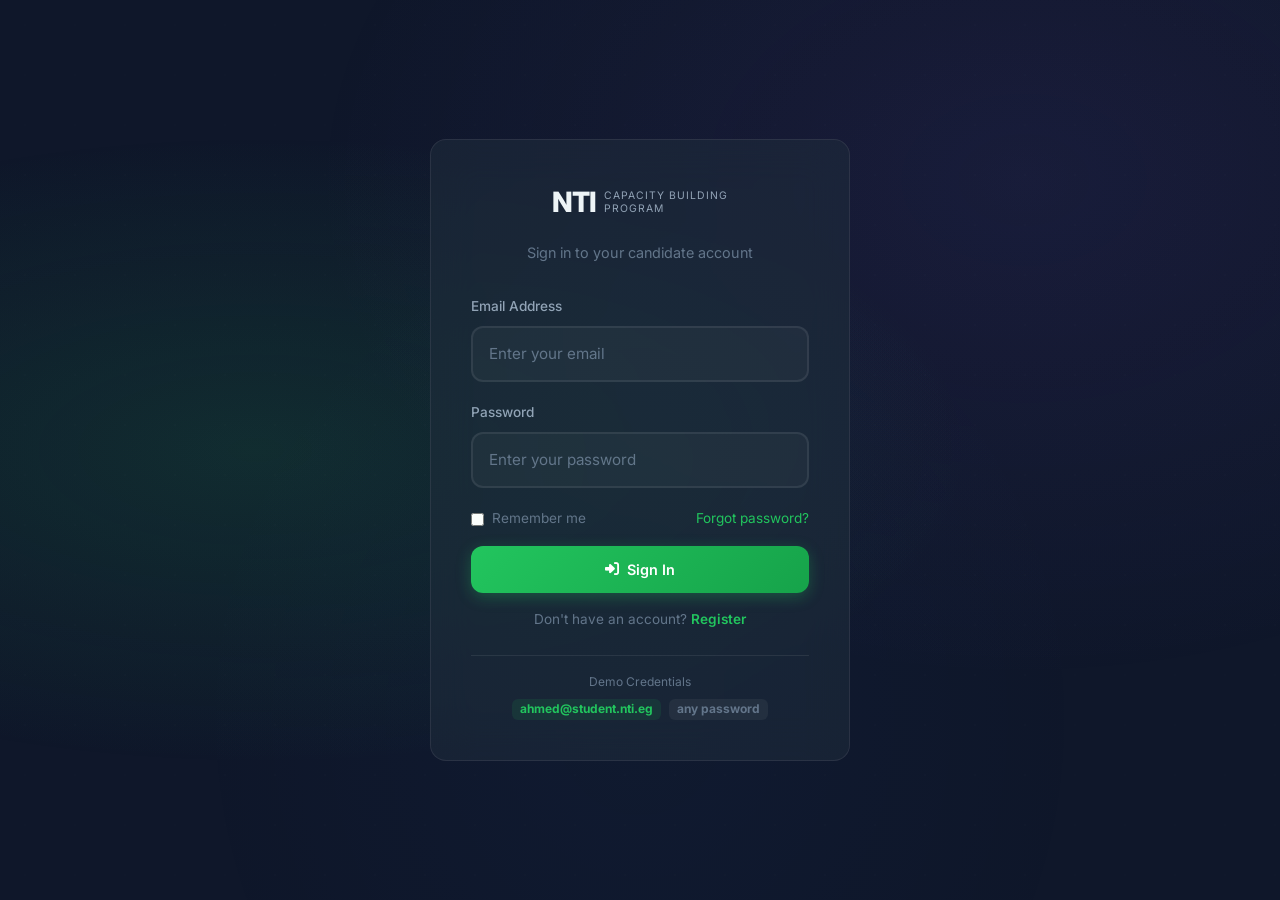
<file: nti-exam-system/auth/login.html>
<!DOCTYPE html>
<html lang="en">
<head>
    <meta charset="UTF-8">
    <meta name="viewport" content="width=device-width, initial-scale=1.0">
    <title>NTI | Capacity Building Program - Login</title>
    <link href="https://cdn.jsdelivr.net/npm/bootstrap@5.3.2/dist/css/bootstrap.min.css" rel="stylesheet">
    <link rel="stylesheet" href="https://cdnjs.cloudflare.com/ajax/libs/font-awesome/6.5.1/css/all.min.css">
    <link rel="stylesheet" href="../assets/css/style.css">
    <style>
        .login-bg {
            position: fixed;
            top: 0;
            left: 0;
            width: 100%;
            height: 100%;
            background: 
                radial-gradient(ellipse at 20% 50%, rgba(34, 197, 94, 0.08) 0%, transparent 50%),
                radial-gradient(ellipse at 80% 20%, rgba(139, 92, 246, 0.05) 0%, transparent 50%);
            z-index: -1;
        }
        .login-bg::before {
            content: '';
            position: absolute;
            top: 0;
            left: 0;
            width: 100%;
            height: 100%;
            background: url('data:image/svg+xml,<svg xmlns="http://www.w3.org/2000/svg" viewBox="0 0 100 100"><circle cx="50" cy="50" r="1" fill="rgba(255,255,255,0.03)"/></svg>');
            background-size: 50px 50px;
        }
    </style>
</head>
<body>
    <div class="login-bg"></div>

    <div class="login-page">
        <div class="login-card animate-fade-in">
            <div class="login-header">
                <div class="d-flex align-items-center justify-content-center gap-2 mb-3">
                    <span class="brand-logo">NTI</span>
                    <div class="brand-subtitle text-start">
                        <div>CAPACITY BUILDING</div>
                        <div>PROGRAM</div>
                    </div>
                </div>
                <p class="login-subtitle">Sign in to your candidate account</p>
            </div>

            <form id="login-form" onsubmit="return handleLogin(event)">
                <div class="form-group">
                    <label class="form-label">Email Address</label>
                    <input type="email" class="form-input" id="email" placeholder="Enter your email" required>
                </div>

                <div class="form-group">
                    <label class="form-label">Password</label>
                    <input type="password" class="form-input" id="password" placeholder="Enter your password" required>
                </div>

                <div class="d-flex justify-content-between align-items-center mb-3">
                    <label class="d-flex align-items-center gap-2" style="cursor: pointer;">
                        <input type="checkbox" style="accent-color: var(--accent-green);">
                        <span style="font-size: 0.85rem; color: var(--text-muted);">Remember me</span>
                    </label>
                    <a href="#" style="font-size: 0.85rem; color: var(--accent-green); text-decoration: none;">Forgot password?</a>
                </div>

                <button type="submit" class="btn-nti btn-nti-primary w-100 mb-3">
                    <i class="fas fa-sign-in-alt"></i> Sign In
                </button>

                <div class="text-center">
                    <p style="font-size: 0.85rem; color: var(--text-muted);">
                        Don't have an account? 
                        <a href="register.html" style="color: var(--accent-green); text-decoration: none; font-weight: 600;">Register</a>
                    </p>
                </div>
            </form>

            <div class="mt-4 pt-3" style="border-top: 1px solid var(--glass-border);">
                <p class="text-center mb-2" style="font-size: 0.75rem; color: var(--text-muted);">Demo Credentials</p>
                <div class="d-flex gap-2 justify-content-center">
                    <span class="badge" style="background: rgba(34,197,94,0.1); color: var(--accent-green); font-size: 0.75rem;">ahmed@student.nti.eg</span>
                    <span class="badge" style="background: rgba(255,255,255,0.05); color: var(--text-muted); font-size: 0.75rem;">any password</span>
                </div>
            </div>
        </div>
    </div>

    <!-- Modal -->
    <div class="modal-overlay" id="completion-modal">
        <div class="modal-box">
            <div class="modal-icon info" id="modal-icon"><i class="fas fa-info-circle"></i></div>
            <h3 class="modal-title" id="modal-title">Title</h3>
            <p class="modal-text" id="modal-text">Message</p>
            <button class="btn-nti btn-nti-primary" id="modal-btn">OK</button>
        </div>
    </div>

    <script src="../assets/js/main.js"></script>
    <script>
        function handleLogin(e) {
            e.preventDefault();
            const email = document.getElementById('email').value;
            const password = document.getElementById('password').value;

            if (email && password) {
                Auth.login(email, password);
                showModal('Welcome!', 'Login successful. Redirecting to dashboard...', 'success', 'Continue', () => {
                    window.location.href = '../dashboard/index.html';
                });
            }
            return false;
        }
    </script>
</body>
</html>
</file>
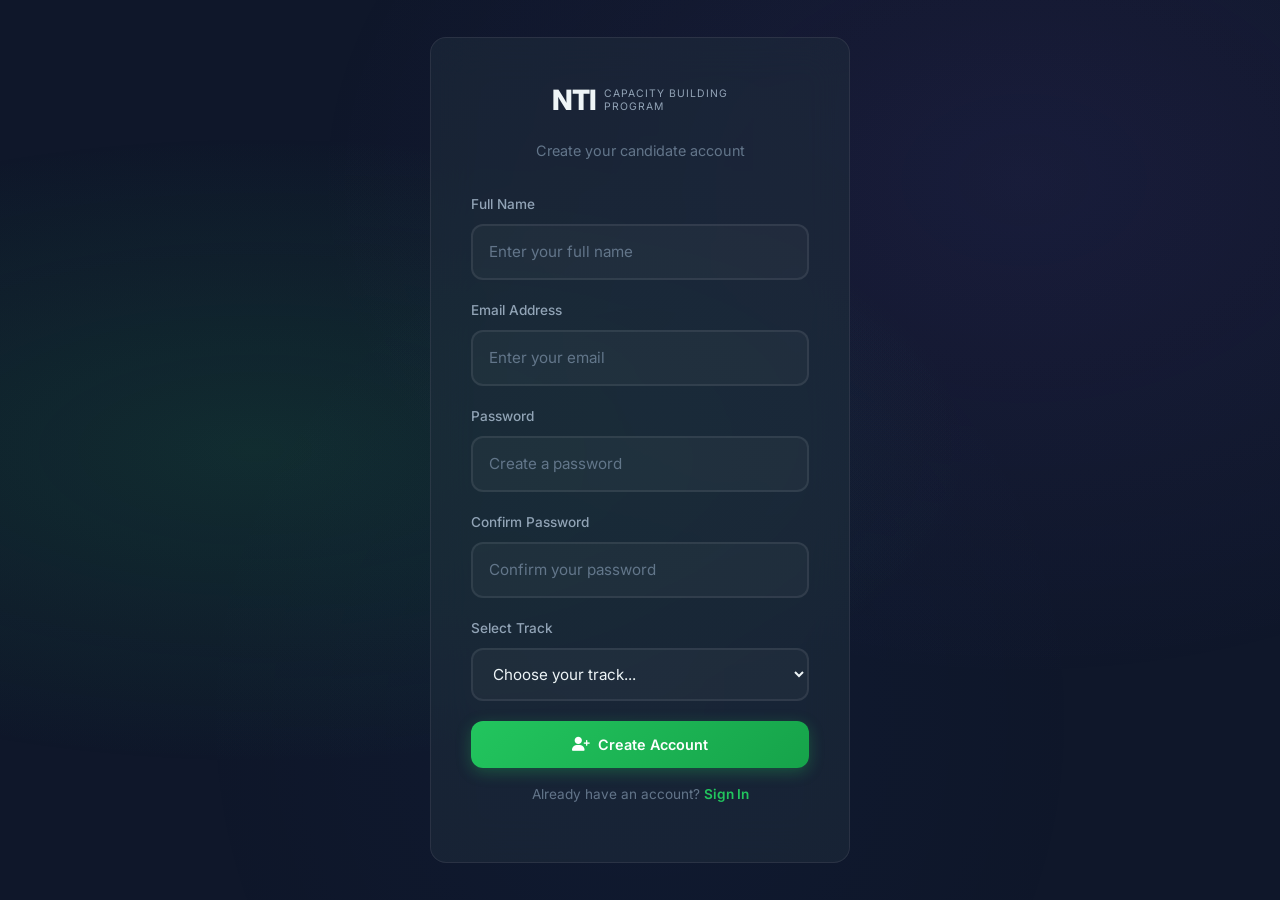
<file: nti-exam-system/auth/register.html>
<!DOCTYPE html>
<html lang="en">
<head>
    <meta charset="UTF-8">
    <meta name="viewport" content="width=device-width, initial-scale=1.0">
    <title>NTI | Capacity Building Program - Register</title>
    <link href="https://cdn.jsdelivr.net/npm/bootstrap@5.3.2/dist/css/bootstrap.min.css" rel="stylesheet">
    <link rel="stylesheet" href="https://cdnjs.cloudflare.com/ajax/libs/font-awesome/6.5.1/css/all.min.css">
    <link rel="stylesheet" href="../assets/css/style.css">
    <style>
        .login-bg {
            position: fixed;
            top: 0;
            left: 0;
            width: 100%;
            height: 100%;
            background: 
                radial-gradient(ellipse at 20% 50%, rgba(34, 197, 94, 0.08) 0%, transparent 50%),
                radial-gradient(ellipse at 80% 20%, rgba(139, 92, 246, 0.05) 0%, transparent 50%);
            z-index: -1;
        }
    </style>
</head>
<body>
    <div class="login-bg"></div>

    <div class="login-page">
        <div class="login-card animate-fade-in">
            <div class="login-header">
                <div class="d-flex align-items-center justify-content-center gap-2 mb-3">
                    <span class="brand-logo">NTI</span>
                    <div class="brand-subtitle text-start">
                        <div>CAPACITY BUILDING</div>
                        <div>PROGRAM</div>
                    </div>
                </div>
                <p class="login-subtitle">Create your candidate account</p>
            </div>

            <form id="register-form" onsubmit="return handleRegister(event)">
                <div class="form-group">
                    <label class="form-label">Full Name</label>
                    <input type="text" class="form-input" id="fullname" placeholder="Enter your full name" required>
                </div>

                <div class="form-group">
                    <label class="form-label">Email Address</label>
                    <input type="email" class="form-input" id="email" placeholder="Enter your email" required>
                </div>

                <div class="form-group">
                    <label class="form-label">Password</label>
                    <input type="password" class="form-input" id="password" placeholder="Create a password" required>
                </div>

                <div class="form-group">
                    <label class="form-label">Confirm Password</label>
                    <input type="password" class="form-input" id="confirm-password" placeholder="Confirm your password" required>
                </div>

                <div class="form-group">
                    <label class="form-label">Select Track</label>
                    <select class="form-input" id="track" required>
                        <option value="">Choose your track...</option>
                        <option value="frontend">Front-End Development</option>
                        <option value="backend">Back-End Development</option>
                        <option value="fullstack">Full-Stack Development</option>
                        <option value="mobile">Mobile Development</option>
                        <option value="data">Data Science</option>
                    </select>
                </div>

                <button type="submit" class="btn-nti btn-nti-primary w-100 mb-3">
                    <i class="fas fa-user-plus"></i> Create Account
                </button>

                <div class="text-center">
                    <p style="font-size: 0.85rem; color: var(--text-muted);">
                        Already have an account? 
                        <a href="login.html" style="color: var(--accent-green); text-decoration: none; font-weight: 600;">Sign In</a>
                    </p>
                </div>
            </form>
        </div>
    </div>

    <!-- Modal -->
    <div class="modal-overlay" id="completion-modal">
        <div class="modal-box">
            <div class="modal-icon info" id="modal-icon"><i class="fas fa-info-circle"></i></div>
            <h3 class="modal-title" id="modal-title">Title</h3>
            <p class="modal-text" id="modal-text">Message</p>
            <button class="btn-nti btn-nti-primary" id="modal-btn">OK</button>
        </div>
    </div>

    <script src="../assets/js/main.js"></script>
    <script>
        function handleRegister(e) {
            e.preventDefault();
            const fullname = document.getElementById('fullname').value;
            const email = document.getElementById('email').value;
            const password = document.getElementById('password').value;
            const confirmPassword = document.getElementById('confirm-password').value;

            if (password !== confirmPassword) {
                showModal('Error', 'Passwords do not match!', 'info', 'Try Again');
                return false;
            }

            // Demo registration
            const user = { name: fullname, email: email, role: "Candidate Account" };
            localStorage.setItem('nti_user', JSON.stringify(user));
            localStorage.setItem('nti_exam_progress', JSON.stringify({
                iqCompleted: false,
                englishCompleted: false,
                technicalCompleted: false,
                iqScore: 0,
                englishScore: 0,
                technicalScore: 0
            }));

            showModal('Success!', 'Account created successfully. Welcome to NTI!', 'success', 'Continue', () => {
                window.location.href = '../dashboard/index.html';
            });
            return false;
        }
    </script>
</body>
</html>
</file>
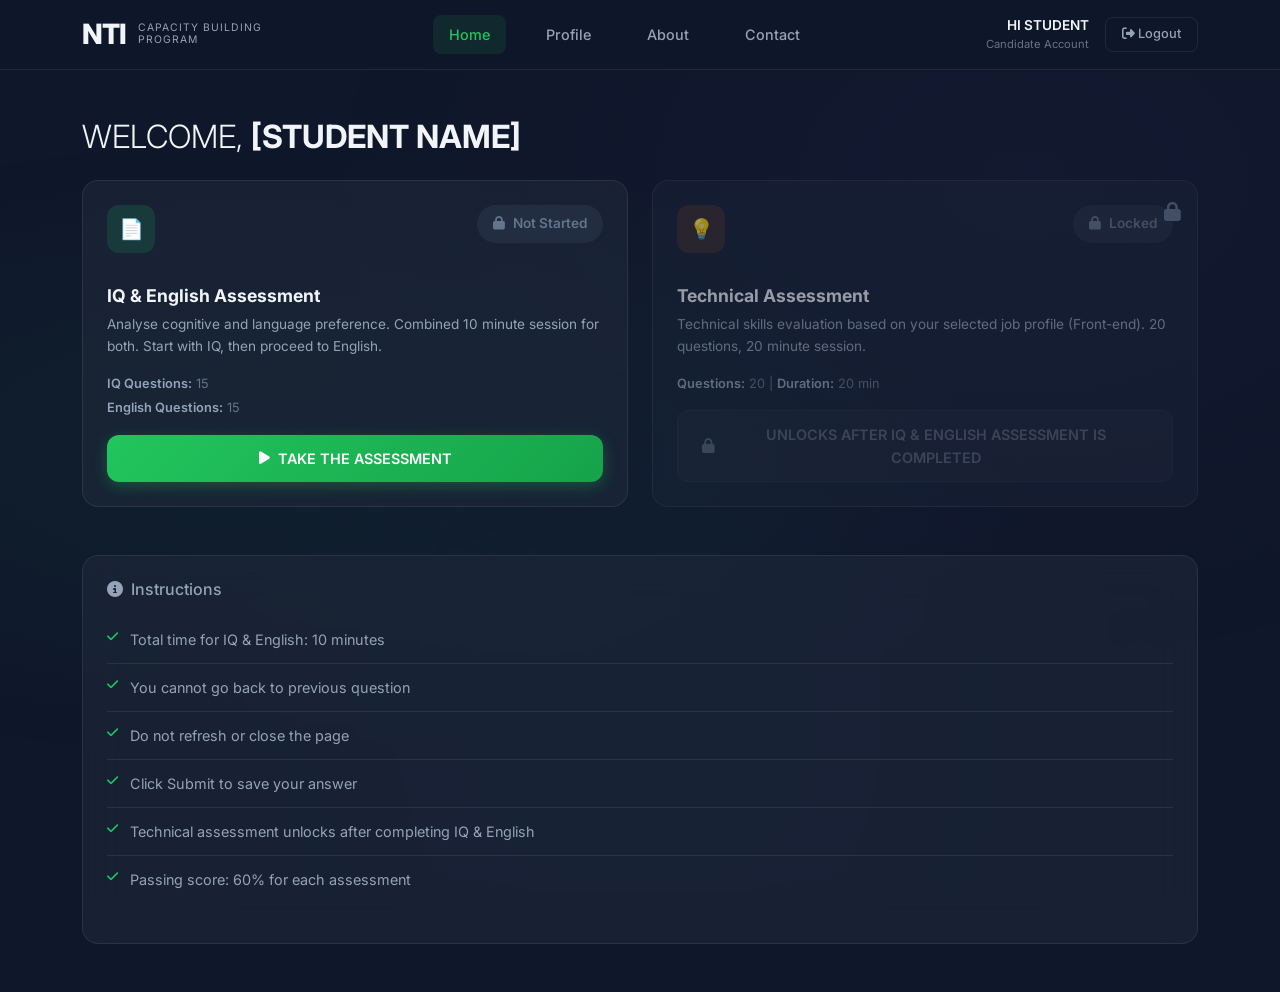
<file: nti-exam-system/exams/english.html>
<!DOCTYPE html>
<html lang="en">
<head>
    <meta charset="UTF-8">
    <meta name="viewport" content="width=device-width, initial-scale=1.0">
    <title>NTI | English Assessment</title>
    <link href="https://cdn.jsdelivr.net/npm/bootstrap@5.3.2/dist/css/bootstrap.min.css" rel="stylesheet">
    <link rel="stylesheet" href="https://cdnjs.cloudflare.com/ajax/libs/font-awesome/6.5.1/css/all.min.css">
    <link rel="stylesheet" href="../assets/css/style.css">
</head>
<body class="exam-page">
    <!-- Navbar -->
    <nav class="navbar-nti">
        <div class="container">
            <div class="d-flex justify-content-between align-items-center">
                <a href="../dashboard/index.html" class="navbar-brand-nti">
                    <span class="brand-logo">NTI</span>
                    <div class="brand-subtitle">
                        <div>CAPACITY BUILDING</div>
                        <div>PROGRAM</div>
                    </div>
                </a>

                <div class="timer-box" id="timer">
                    <i class="fas fa-clock"></i>
                    <span>10:00</span>
                </div>

                <div class="d-flex align-items-center gap-3">
                    <div class="user-info d-none d-sm-block">
                        <div class="user-greeting">HI STUDENT</div>
                        <div class="user-role">Candidate Account</div>
                    </div>
                    <button class="btn-logout">
                        <i class="fas fa-sign-out-alt"></i> Logout
                    </button>
                </div>
            </div>
        </div>
    </nav>

    <!-- Main Content -->
    <div class="container py-4">
        <div class="row">
            <!-- Left: Exam Area -->
            <div class="col-lg-8">
                <div class="exam-container">
                    <!-- Session Tabs -->
                    <div class="session-tabs">
                        <div class="session-tab completed" data-session="iq">IQ SESSION ✓</div>
                        <div class="session-tab active" data-session="english">ENGLISH SESSION</div>
                    </div>

                    <!-- Progress -->
                    <div class="progress-container mb-3">
                        <div class="progress-label">
                            <span>Exam Progress</span>
                            <span id="progress-text">Question 1 of 15</span>
                        </div>
                        <div class="progress-bar-bg">
                            <div class="progress-bar-fill green" id="progress-bar" style="width: 6.67%"></div>
                        </div>
                    </div>

                    <!-- Question -->
                    <div class="question-box" id="question-container">
                        <!-- Filled by JS -->
                    </div>

                    <!-- Navigation Buttons -->
                    <div class="d-flex justify-content-between align-items-center">
                        <button class="btn-nti btn-nti-secondary" onclick="Exam.previous()" id="btn-prev">
                            <i class="fas fa-chevron-left"></i> Previous
                        </button>
                        <button class="btn-nti btn-nti-primary" onclick="Exam.next()" id="btn-next">
                            Next <i class="fas fa-chevron-right"></i>
                        </button>
                    </div>
                </div>
            </div>

            <!-- Right: Question Navigator -->
            <div class="col-lg-4 mt-4 mt-lg-0">
                <div class="card-nti" style="position: sticky; top: 100px;">
                    <h4 class="card-title" style="font-size: 1rem;">QUESTIONS</h4>
                    <p style="font-size: 0.8rem; color: var(--text-muted); margin-bottom: 1rem;">ENGLISH SESSION (15)</p>

                    <div class="question-nav" id="question-nav">
                        <!-- Filled by JS -->
                    </div>

                    <div class="mt-4 pt-3" style="border-top: 1px solid var(--glass-border);">
                        <div class="d-flex align-items-center gap-2 mb-2">
                            <span style="width: 12px; height: 12px; background: var(--accent-green); border-radius: 50%; display: inline-block;"></span>
                            <span style="font-size: 0.8rem; color: var(--text-muted);">Answered</span>
                        </div>
                        <div class="d-flex align-items-center gap-2 mb-2">
                            <span style="width: 12px; height: 12px; border: 2px solid var(--accent-green); border-radius: 50%; display: inline-block;"></span>
                            <span style="font-size: 0.8rem; color: var(--text-muted);">Current</span>
                        </div>
                        <div class="d-flex align-items-center gap-2">
                            <span style="width: 12px; height: 12px; border: 2px solid rgba(255,255,255,0.1); border-radius: 50%; display: inline-block;"></span>
                            <span style="font-size: 0.8rem; color: var(--text-muted);">Not visited</span>
                        </div>
                    </div>

                    <button class="btn-nti btn-nti-danger w-100 mt-4" onclick="submitExam()">
                        <i class="fas fa-flag-checkered"></i> Submit Exam
                    </button>
                </div>
            </div>
        </div>
    </div>

    <!-- Completion Modal -->
    <div class="modal-overlay" id="completion-modal">
        <div class="modal-box">
            <div class="modal-icon success" id="modal-icon"><i class="fas fa-check-circle"></i></div>
            <h3 class="modal-title" id="modal-title">Session Complete!</h3>
            <p class="modal-text" id="modal-text">You have completed the English Session. Click OK to proceed.</p>
            <button class="btn-nti btn-nti-primary" id="modal-btn">OK</button>
        </div>
    </div>

    <script src="https://cdn.jsdelivr.net/npm/bootstrap@5.3.2/dist/js/bootstrap.bundle.min.js"></script>
    <script src="../assets/js/main.js"></script>
    <script>
        Auth.requireAuth();

        function submitExam() {
            const answered = Object.keys(Exam.answers).length;
            const total = DEMO_DATA.exams.english.totalQuestions;

            if (answered < total) {
                showModal('Warning', `You have answered ${answered} out of ${total} questions. Are you sure you want to submit?`, 'info', 'Submit Anyway', () => {
                    Exam.submit();
                });
            } else {
                Exam.submit();
            }
        }

        // Update progress bar
        const originalRenderQuestion = Exam.renderQuestion;
        Exam.renderQuestion = function() {
            originalRenderQuestion.call(this);
            const exam = DEMO_DATA.exams[this.currentExam];
            const progress = ((this.currentQuestion + 1) / exam.totalQuestions) * 100;
            document.getElementById('progress-bar').style.width = progress + '%';
            document.getElementById('progress-text').textContent = `Question ${this.currentQuestion + 1} of ${exam.totalQuestions}`;

            document.getElementById('btn-prev').disabled = this.currentQuestion === 0;

            const nextBtn = document.getElementById('btn-next');
            if (this.currentQuestion === exam.totalQuestions - 1) {
                nextBtn.innerHTML = 'Submit <i class="fas fa-check"></i>';
                nextBtn.onclick = submitExam;
            } else {
                nextBtn.innerHTML = 'Next <i class="fas fa-chevron-right"></i>';
                nextBtn.onclick = Exam.next;
            }
        };
    </script>
</body>
</html>
</file>
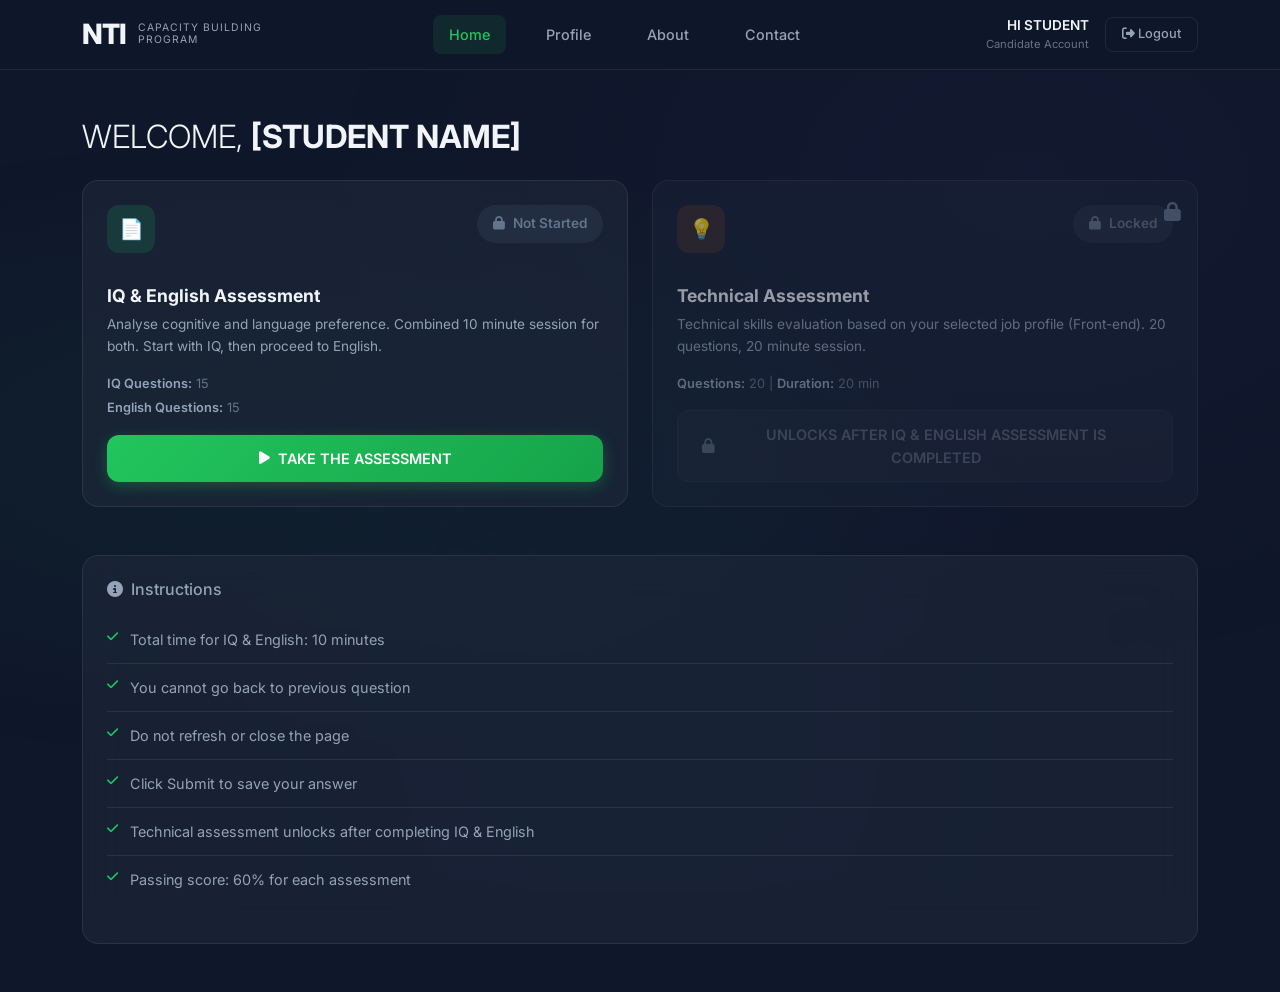
<file: nti-exam-system/exams/instructions.html>
<!DOCTYPE html>
<html lang="en">
<head>
    <meta charset="UTF-8">
    <meta name="viewport" content="width=device-width, initial-scale=1.0">
    <title>NTI | Exam Instructions</title>
    <link href="https://cdn.jsdelivr.net/npm/bootstrap@5.3.2/dist/css/bootstrap.min.css" rel="stylesheet">
    <link rel="stylesheet" href="https://cdnjs.cloudflare.com/ajax/libs/font-awesome/6.5.1/css/all.min.css">
    <link rel="stylesheet" href="../assets/css/style.css">
</head>
<body class="exam-page">
    <!-- Navbar -->
    <nav class="navbar-nti">
        <div class="container">
            <div class="d-flex justify-content-between align-items-center">
                <a href="../dashboard/index.html" class="navbar-brand-nti">
                    <span class="brand-logo">NTI</span>
                    <div class="brand-subtitle">
                        <div>CAPACITY BUILDING</div>
                        <div>PROGRAM</div>
                    </div>
                </a>

                <div class="d-flex align-items-center gap-3">
                    <div class="user-info d-none d-sm-block">
                        <div class="user-greeting">HI STUDENT</div>
                        <div class="user-role">Candidate Account</div>
                    </div>
                    <button class="btn-logout">
                        <i class="fas fa-sign-out-alt"></i> Logout
                    </button>
                </div>
            </div>
        </div>
    </nav>

    <!-- Main Content -->
    <div class="container py-5">
        <div class="row justify-content-center">
            <div class="col-lg-8">
                <div class="card-nti animate-fade-in">
                    <div class="text-center mb-4">
                        <div class="card-icon green mx-auto" style="width: 64px; height: 64px; font-size: 1.5rem;">📋</div>
                        <h2 class="mt-3" style="font-weight: 700;">Exam Instructions</h2>
                        <p style="color: var(--text-muted);">Please read carefully before starting</p>
                    </div>

                    <div class="mb-4">
                        <h4 class="mb-3" style="color: var(--accent-green); font-size: 1rem;">
                            <i class="fas fa-brain me-2"></i>IQ & English Assessment
                        </h4>
                        <ul class="instructions-list">
                            <li><i class="fas fa-clock"></i> <strong>Total Time:</strong> 10 minutes (combined IQ + English)</li>
                            <li><i class="fas fa-list-ol"></i> <strong>IQ Questions:</strong> 15 multiple choice questions</li>
                            <li><i class="fas fa-language"></i> <strong>English Questions:</strong> 15 multiple choice questions</li>
                            <li><i class="fas fa-arrow-right"></i> You will start with IQ session, then automatically proceed to English</li>
                            <li><i class="fas fa-ban"></i> You cannot go back to previous questions once answered</li>
                            <li><i class="fas fa-exclamation-triangle"></i> Do not refresh or close the browser during the exam</li>
                            <li><i class="fas fa-save"></i> Click "Next" to save your answer and proceed</li>
                            <li><i class="fas fa-check-circle"></i> The exam will auto-submit when time runs out</li>
                        </ul>
                    </div>

                    <div class="mb-4">
                        <h4 class="mb-3" style="color: var(--accent-orange); font-size: 1rem;">
                            <i class="fas fa-laptop-code me-2"></i>Technical Assessment
                        </h4>
                        <ul class="instructions-list">
                            <li><i class="fas fa-clock"></i> <strong>Total Time:</strong> 20 minutes</li>
                            <li><i class="fas fa-list-ol"></i> <strong>Questions:</strong> 20 multiple choice questions</li>
                            <li><i class="fas fa-code"></i> <strong>Focus:</strong> Front-End Development (HTML, CSS, JavaScript, Bootstrap)</li>
                            <li><i class="fas fa-lock"></i> <strong>Unlocks after:</strong> Completing IQ & English Assessment</li>
                            <li><i class="fas fa-percentage"></i> <strong>Passing Score:</strong> 60% (12 out of 20)</li>
                        </ul>
                    </div>

                    <div class="alert" style="background: rgba(34,197,94,0.1); border: 1px solid rgba(34,197,94,0.2); border-radius: var(--radius-md); padding: 1rem; margin-bottom: 1.5rem;">
                        <div class="d-flex align-items-start gap-3">
                            <i class="fas fa-lightbulb" style="color: var(--accent-green); font-size: 1.25rem; margin-top: 0.2rem;"></i>
                            <div>
                                <strong style="color: var(--accent-green);">Tip:</strong>
                                <p class="mb-0" style="color: var(--text-secondary); font-size: 0.9rem;">
                                    Read each question carefully. Manage your time wisely. You can navigate between questions using the question navigator on the right side.
                                </p>
                            </div>
                        </div>
                    </div>

                    <div class="d-flex gap-3 justify-content-center">
                        <a href="../dashboard/index.html" class="btn-nti btn-nti-secondary">
                            <i class="fas fa-arrow-left"></i> Back to Dashboard
                        </a>
                        <button class="btn-nti btn-nti-primary" onclick="startExam()">
                            <i class="fas fa-play"></i> Start IQ Assessment
                        </button>
                    </div>
                </div>
            </div>
        </div>
    </div>

    <!-- Modal -->
    <div class="modal-overlay" id="completion-modal">
        <div class="modal-box">
            <div class="modal-icon info" id="modal-icon"><i class="fas fa-info-circle"></i></div>
            <h3 class="modal-title" id="modal-title">Title</h3>
            <p class="modal-text" id="modal-text">Message</p>
            <button class="btn-nti btn-nti-primary" id="modal-btn">OK</button>
        </div>
    </div>

    <script src="https://cdn.jsdelivr.net/npm/bootstrap@5.3.2/dist/js/bootstrap.bundle.min.js"></script>
    <script src="../assets/js/main.js"></script>
    <script>
        Auth.requireAuth();

        function startExam() {
            Exam.start('iq');
        }
    </script>
</body>
</html>
</file>
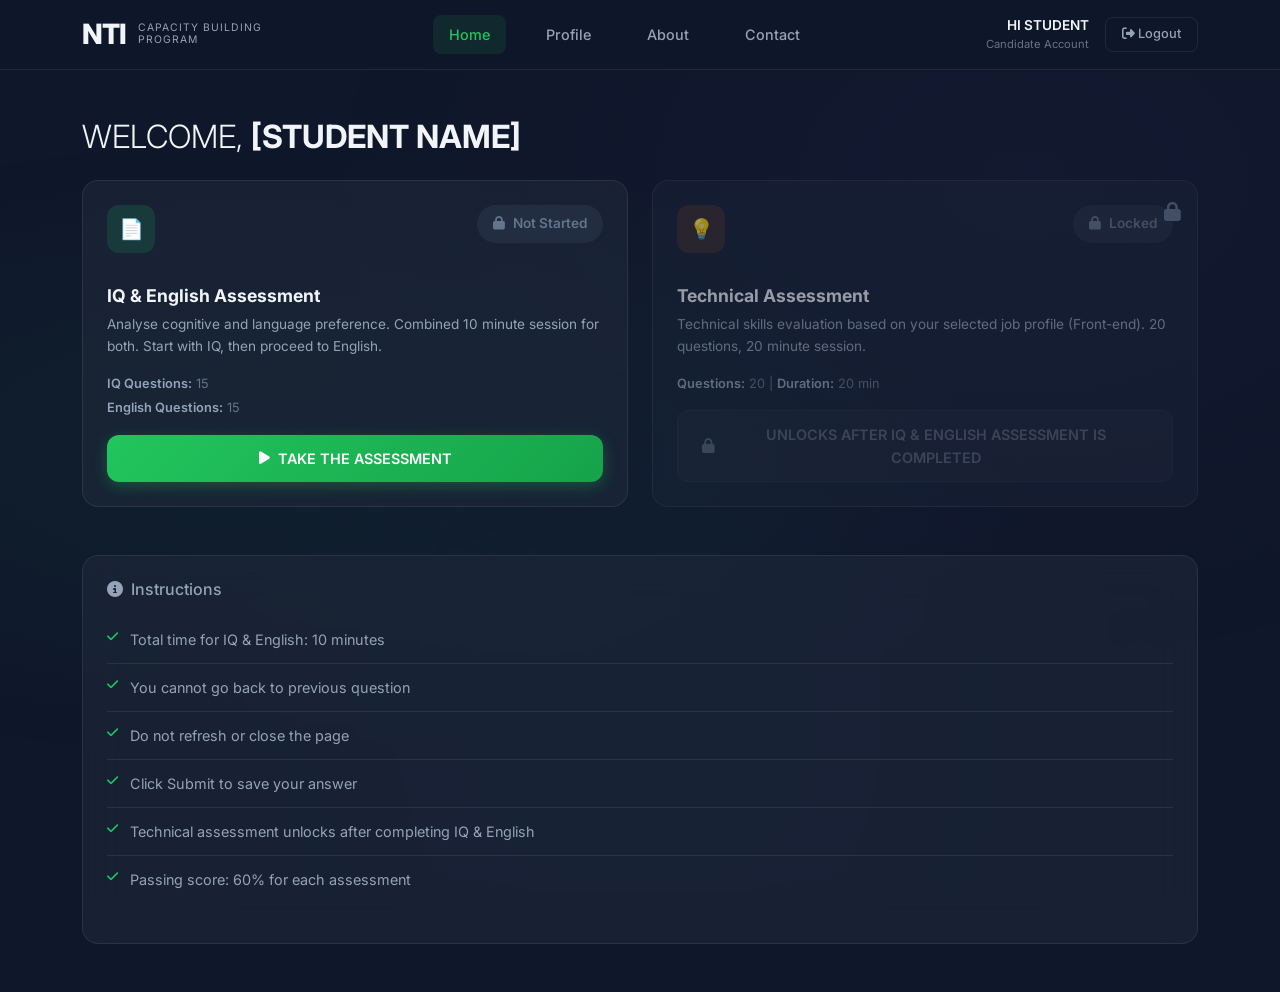
<file: nti-exam-system/exams/iq.html>
<!DOCTYPE html>
<html lang="en">
<head>
    <meta charset="UTF-8">
    <meta name="viewport" content="width=device-width, initial-scale=1.0">
    <title>NTI | IQ Assessment</title>
    <link href="https://cdn.jsdelivr.net/npm/bootstrap@5.3.2/dist/css/bootstrap.min.css" rel="stylesheet">
    <link rel="stylesheet" href="https://cdnjs.cloudflare.com/ajax/libs/font-awesome/6.5.1/css/all.min.css">
    <link rel="stylesheet" href="../assets/css/style.css">
</head>
<body class="exam-page">
    <!-- Navbar -->
    <nav class="navbar-nti">
        <div class="container">
            <div class="d-flex justify-content-between align-items-center">
                <a href="../dashboard/index.html" class="navbar-brand-nti">
                    <span class="brand-logo">NTI</span>
                    <div class="brand-subtitle">
                        <div>CAPACITY BUILDING</div>
                        <div>PROGRAM</div>
                    </div>
                </a>

                <div class="timer-box" id="timer">
                    <i class="fas fa-clock"></i>
                    <span>10:00</span>
                </div>

                <div class="d-flex align-items-center gap-3">
                    <div class="user-info d-none d-sm-block">
                        <div class="user-greeting">HI STUDENT</div>
                        <div class="user-role">Candidate Account</div>
                    </div>
                    <button class="btn-logout">
                        <i class="fas fa-sign-out-alt"></i> Logout
                    </button>
                </div>
            </div>
        </div>
    </nav>

    <!-- Main Content -->
    <div class="container py-4">
        <div class="row">
            <!-- Left: Exam Area -->
            <div class="col-lg-8">
                <div class="exam-container">
                    <!-- Session Tabs -->
                    <div class="session-tabs">
                        <div class="session-tab active" data-session="iq">IQ SESSION</div>
                        <div class="session-tab" data-session="english">ENGLISH SESSION</div>
                    </div>

                    <!-- Progress -->
                    <div class="progress-container mb-3">
                        <div class="progress-label">
                            <span>Exam Progress</span>
                            <span id="progress-text">Question 1 of 15</span>
                        </div>
                        <div class="progress-bar-bg">
                            <div class="progress-bar-fill green" id="progress-bar" style="width: 6.67%"></div>
                        </div>
                    </div>

                    <!-- Question -->
                    <div class="question-box" id="question-container">
                        <!-- Filled by JS -->
                    </div>

                    <!-- Navigation Buttons -->
                    <div class="d-flex justify-content-between align-items-center">
                        <button class="btn-nti btn-nti-secondary" onclick="Exam.previous()" id="btn-prev">
                            <i class="fas fa-chevron-left"></i> Previous
                        </button>
                        <button class="btn-nti btn-nti-primary" onclick="Exam.next()" id="btn-next">
                            Next <i class="fas fa-chevron-right"></i>
                        </button>
                    </div>
                </div>
            </div>

            <!-- Right: Question Navigator -->
            <div class="col-lg-4 mt-4 mt-lg-0">
                <div class="card-nti" style="position: sticky; top: 100px;">
                    <h4 class="card-title" style="font-size: 1rem;">QUESTIONS</h4>
                    <p style="font-size: 0.8rem; color: var(--text-muted); margin-bottom: 1rem;">IQ SESSION (15)</p>

                    <div class="question-nav" id="question-nav">
                        <!-- Filled by JS -->
                    </div>

                    <div class="mt-4 pt-3" style="border-top: 1px solid var(--glass-border);">
                        <div class="d-flex align-items-center gap-2 mb-2">
                            <span style="width: 12px; height: 12px; background: var(--accent-green); border-radius: 50%; display: inline-block;"></span>
                            <span style="font-size: 0.8rem; color: var(--text-muted);">Answered</span>
                        </div>
                        <div class="d-flex align-items-center gap-2 mb-2">
                            <span style="width: 12px; height: 12px; border: 2px solid var(--accent-green); border-radius: 50%; display: inline-block;"></span>
                            <span style="font-size: 0.8rem; color: var(--text-muted);">Current</span>
                        </div>
                        <div class="d-flex align-items-center gap-2">
                            <span style="width: 12px; height: 12px; border: 2px solid rgba(255,255,255,0.1); border-radius: 50%; display: inline-block;"></span>
                            <span style="font-size: 0.8rem; color: var(--text-muted);">Not visited</span>
                        </div>
                    </div>

                    <button class="btn-nti btn-nti-danger w-100 mt-4" onclick="submitExam()">
                        <i class="fas fa-flag-checkered"></i> Submit Exam
                    </button>
                </div>
            </div>
        </div>
    </div>

    <!-- Completion Modal -->
    <div class="modal-overlay" id="completion-modal">
        <div class="modal-box">
            <div class="modal-icon success" id="modal-icon"><i class="fas fa-check-circle"></i></div>
            <h3 class="modal-title" id="modal-title">Session Complete!</h3>
            <p class="modal-text" id="modal-text">You have completed the IQ Session. Click OK to proceed.</p>
            <button class="btn-nti btn-nti-primary" id="modal-btn">OK</button>
        </div>
    </div>

    <script src="https://cdn.jsdelivr.net/npm/bootstrap@5.3.2/dist/js/bootstrap.bundle.min.js"></script>
    <script src="../assets/js/main.js"></script>
    <script>
        Auth.requireAuth();

        function submitExam() {
            const answered = Object.keys(Exam.answers).length;
            const total = DEMO_DATA.exams.iq.totalQuestions;

            if (answered < total) {
                showModal('Warning', `You have answered ${answered} out of ${total} questions. Are you sure you want to submit?`, 'info', 'Submit Anyway', () => {
                    Exam.submit();
                });
            } else {
                Exam.submit();
            }
        }

        // Update progress bar
        const originalRenderQuestion = Exam.renderQuestion;
        Exam.renderQuestion = function() {
            originalRenderQuestion.call(this);
            const exam = DEMO_DATA.exams[this.currentExam];
            const progress = ((this.currentQuestion + 1) / exam.totalQuestions) * 100;
            document.getElementById('progress-bar').style.width = progress + '%';
            document.getElementById('progress-text').textContent = `Question ${this.currentQuestion + 1} of ${exam.totalQuestions}`;

            // Update prev button state
            document.getElementById('btn-prev').disabled = this.currentQuestion === 0;

            // Update next button text
            const nextBtn = document.getElementById('btn-next');
            if (this.currentQuestion === exam.totalQuestions - 1) {
                nextBtn.innerHTML = 'Submit <i class="fas fa-check"></i>';
                nextBtn.onclick = submitExam;
            } else {
                nextBtn.innerHTML = 'Next <i class="fas fa-chevron-right"></i>';
                nextBtn.onclick = Exam.next;
            }
        };
    </script>
</body>
</html>
</file>
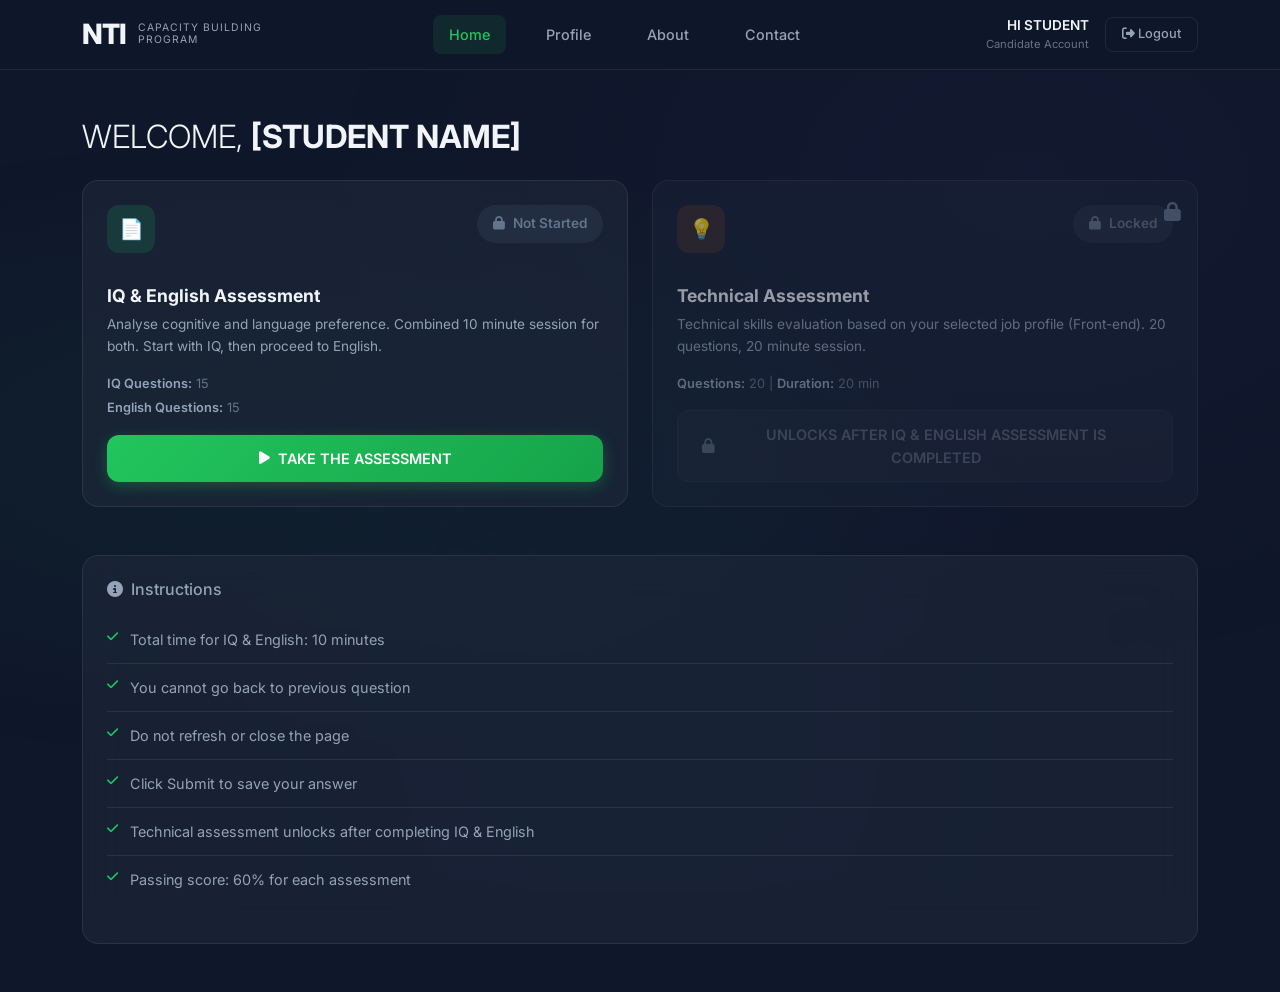
<file: nti-exam-system/exams/technical.html>
<!DOCTYPE html>
<html lang="en">
<head>
    <meta charset="UTF-8">
    <meta name="viewport" content="width=device-width, initial-scale=1.0">
    <title>NTI | Technical Assessment - Front-End</title>
    <link href="https://cdn.jsdelivr.net/npm/bootstrap@5.3.2/dist/css/bootstrap.min.css" rel="stylesheet">
    <link rel="stylesheet" href="https://cdnjs.cloudflare.com/ajax/libs/font-awesome/6.5.1/css/all.min.css">
    <link rel="stylesheet" href="../assets/css/style.css">
</head>
<body class="exam-page">
    <!-- Navbar -->
    <nav class="navbar-nti">
        <div class="container">
            <div class="d-flex justify-content-between align-items-center">
                <a href="../dashboard/index.html" class="navbar-brand-nti">
                    <span class="brand-logo">NTI</span>
                    <div class="brand-subtitle">
                        <div>CAPACITY BUILDING</div>
                        <div>PROGRAM</div>
                    </div>
                </a>

                <div class="timer-box" id="timer">
                    <i class="fas fa-clock"></i>
                    <span>20:00</span>
                </div>

                <div class="d-flex align-items-center gap-3">
                    <div class="user-info d-none d-sm-block">
                        <div class="user-greeting">HI STUDENT</div>
                        <div class="user-role">Candidate Account</div>
                    </div>
                    <button class="btn-logout">
                        <i class="fas fa-sign-out-alt"></i> Logout
                    </button>
                </div>
            </div>
        </div>
    </nav>

    <!-- Main Content -->
    <div class="container py-4">
        <div class="row">
            <!-- Left: Exam Area -->
            <div class="col-lg-8">
                <div class="exam-container">
                    <!-- Title -->
                    <div class="mb-3">
                        <h3 style="color: var(--accent-green); font-size: 1.1rem; font-weight: 700;">
                            <i class="fas fa-laptop-code me-2"></i>TECHNICAL ASSESSMENT (FRONT-END)
                        </h3>
                    </div>

                    <!-- Progress -->
                    <div class="progress-container mb-3">
                        <div class="progress-label">
                            <span>Exam Progress</span>
                            <span id="progress-text">Question 1 of 20</span>
                        </div>
                        <div class="progress-bar-bg">
                            <div class="progress-bar-fill green" id="progress-bar" style="width: 5%"></div>
                        </div>
                    </div>

                    <!-- Question -->
                    <div class="question-box" id="question-container">
                        <!-- Filled by JS -->
                    </div>

                    <!-- Navigation Buttons -->
                    <div class="d-flex justify-content-between align-items-center">
                        <button class="btn-nti btn-nti-secondary" onclick="Exam.previous()" id="btn-prev">
                            <i class="fas fa-chevron-left"></i> Previous
                        </button>
                        <button class="btn-nti btn-nti-primary" onclick="Exam.next()" id="btn-next">
                            Next <i class="fas fa-chevron-right"></i>
                        </button>
                    </div>
                </div>
            </div>

            <!-- Right: Question Navigator -->
            <div class="col-lg-4 mt-4 mt-lg-0">
                <div class="card-nti" style="position: sticky; top: 100px;">
                    <h4 class="card-title" style="font-size: 1rem;">QUESTIONS</h4>
                    <p style="font-size: 0.8rem; color: var(--text-muted); margin-bottom: 1rem;">TECHNICAL SESSION (20)</p>

                    <div class="question-nav" id="question-nav" style="grid-template-columns: repeat(5, 1fr);">
                        <!-- Filled by JS -->
                    </div>

                    <div class="mt-4 pt-3" style="border-top: 1px solid var(--glass-border);">
                        <div class="d-flex align-items-center gap-2 mb-2">
                            <span style="width: 12px; height: 12px; background: var(--accent-green); border-radius: 50%; display: inline-block;"></span>
                            <span style="font-size: 0.8rem; color: var(--text-muted);">Answered</span>
                        </div>
                        <div class="d-flex align-items-center gap-2 mb-2">
                            <span style="width: 12px; height: 12px; border: 2px solid var(--accent-green); border-radius: 50%; display: inline-block;"></span>
                            <span style="font-size: 0.8rem; color: var(--text-muted);">Current</span>
                        </div>
                        <div class="d-flex align-items-center gap-2">
                            <span style="width: 12px; height: 12px; border: 2px solid rgba(255,255,255,0.1); border-radius: 50%; display: inline-block;"></span>
                            <span style="font-size: 0.8rem; color: var(--text-muted);">Not visited</span>
                        </div>
                    </div>

                    <button class="btn-nti btn-nti-danger w-100 mt-4" onclick="submitExam()">
                        <i class="fas fa-flag-checkered"></i> Submit Exam
                    </button>
                </div>
            </div>
        </div>
    </div>

    <!-- Completion Modal -->
    <div class="modal-overlay" id="completion-modal">
        <div class="modal-box">
            <div class="modal-icon success" id="modal-icon"><i class="fas fa-check-circle"></i></div>
            <h3 class="modal-title" id="modal-title">Assessment Submitted!</h3>
            <p class="modal-text" id="modal-text">Your Technical Assessment has been submitted! Click OK to view your results.</p>
            <button class="btn-nti btn-nti-primary" id="modal-btn">OK</button>
        </div>
    </div>

    <script src="https://cdn.jsdelivr.net/npm/bootstrap@5.3.2/dist/js/bootstrap.bundle.min.js"></script>
    <script src="../assets/js/main.js"></script>
    <script>
        Auth.requireAuth();

        function submitExam() {
            const answered = Object.keys(Exam.answers).length;
            const total = DEMO_DATA.exams.technical.totalQuestions;

            if (answered < total) {
                showModal('Warning', `You have answered ${answered} out of ${total} questions. Are you sure you want to submit?`, 'info', 'Submit Anyway', () => {
                    Exam.submit();
                });
            } else {
                Exam.submit();
            }
        }

        // Update progress bar
        const originalRenderQuestion = Exam.renderQuestion;
        Exam.renderQuestion = function() {
            originalRenderQuestion.call(this);
            const exam = DEMO_DATA.exams[this.currentExam];
            const progress = ((this.currentQuestion + 1) / exam.totalQuestions) * 100;
            document.getElementById('progress-bar').style.width = progress + '%';
            document.getElementById('progress-text').textContent = `Question ${this.currentQuestion + 1} of ${exam.totalQuestions}`;

            document.getElementById('btn-prev').disabled = this.currentQuestion === 0;

            const nextBtn = document.getElementById('btn-next');
            if (this.currentQuestion === exam.totalQuestions - 1) {
                nextBtn.innerHTML = 'Submit <i class="fas fa-check"></i>';
                nextBtn.onclick = submitExam;
            } else {
                nextBtn.innerHTML = 'Next <i class="fas fa-chevron-right"></i>';
                nextBtn.onclick = Exam.next;
            }
        };
    </script>
</body>
</html>
</file>
<file: assets/css/style.css>
/* ============================================
   NTI Capacity Building Program - Assessment System
   Main Stylesheet
   ============================================ */

@import url('https://fonts.googleapis.com/css2?family=Cairo:wght@300;400;500;600;700;800&family=Inter:wght@300;400;500;600;700&display=swap');

:root {
    --primary-bg: #0f172a;
    --secondary-bg: #1e293b;
    --card-bg: rgba(30, 41, 59, 0.8);
    --card-border: rgba(255, 255, 255, 0.1);
    --accent-green: #22c55e;
    --accent-green-hover: #16a34a;
    --accent-green-light: rgba(34, 197, 94, 0.1);
    --accent-red: #ef4444;
    --accent-red-hover: #dc2626;
    --accent-red-light: rgba(239, 68, 68, 0.1);
    --accent-blue: #3b82f6;
    --accent-purple: #8b5cf6;
    --text-primary: #f1f5f9;
    --text-secondary: #94a3b8;
    --text-muted: #64748b;
    --border-color: rgba(255, 255, 255, 0.1);
    --shadow: 0 4px 6px -1px rgba(0, 0, 0, 0.3);
    --shadow-lg: 0 10px 15px -3px rgba(0, 0, 0, 0.4);
    --radius: 12px;
    --radius-lg: 16px;
    --transition: all 0.3s ease;
}

* { margin: 0; padding: 0; box-sizing: border-box; }
html { scroll-behavior: smooth; }

body {
    font-family: 'Cairo', 'Inter', sans-serif;
    background: var(--primary-bg);
    color: var(--text-primary);
    min-height: 100vh;
    overflow-x: hidden;
    line-height: 1.6;
}

body::before {
    content: '';
    position: fixed;
    top: 0; left: 0;
    width: 100%; height: 100%;
    background: 
        radial-gradient(circle at 20% 50%, rgba(34, 197, 94, 0.03) 0%, transparent 50%),
        radial-gradient(circle at 80% 80%, rgba(59, 130, 246, 0.03) 0%, transparent 50%);
    pointer-events: none;
    z-index: -1;
}

::-webkit-scrollbar { width: 8px; }
::-webkit-scrollbar-track { background: var(--primary-bg); }
::-webkit-scrollbar-thumb { background: var(--secondary-bg); border-radius: 4px; }
::-webkit-scrollbar-thumb:hover { background: var(--accent-green); }

/* Navbar */
.navbar {
    background: rgba(15, 23, 42, 0.95);
    backdrop-filter: blur(10px);
    border-bottom: 1px solid var(--border-color);
    padding: 0.75rem 0;
    position: sticky;
    top: 0;
    z-index: 1000;
}

.navbar-brand {
    display: flex;
    align-items: center;
    gap: 0.75rem;
    text-decoration: none;
}

.brand-logo {
    font-size: 1.75rem;
    font-weight: 800;
    color: var(--text-primary);
    letter-spacing: -1px;
}

.brand-text {
    display: flex;
    flex-direction: column;
    line-height: 1.2;
}

.brand-title {
    font-size: 0.7rem;
    font-weight: 600;
    color: var(--text-secondary);
    text-transform: uppercase;
    letter-spacing: 1px;
}

.brand-subtitle {
    font-size: 0.65rem;
    color: var(--text-muted);
    text-transform: uppercase;
    letter-spacing: 1px;
}

.nav-link {
    color: var(--text-secondary) !important;
    font-weight: 500;
    font-size: 0.9rem;
    padding: 0.5rem 1rem !important;
    border-radius: var(--radius);
    transition: var(--transition);
}

.nav-link:hover {
    color: var(--text-primary) !important;
    background: rgba(255, 255, 255, 0.05);
}

.nav-user {
    display: flex;
    align-items: center;
    gap: 0.75rem;
}

.user-info { text-align: right; }
.user-name { font-size: 0.85rem; font-weight: 600; color: var(--text-primary); }
.user-role { font-size: 0.7rem; color: var(--text-muted); }

.btn-logout {
    background: transparent;
    border: 1px solid var(--border-color);
    color: var(--text-secondary);
    padding: 0.4rem 1rem;
    border-radius: var(--radius);
    font-size: 0.8rem;
    font-weight: 500;
    transition: var(--transition);
    cursor: pointer;
}

.btn-logout:hover {
    border-color: var(--accent-red);
    color: var(--accent-red);
    background: var(--accent-red-light);
}

/* Buttons */
.btn {
    padding: 0.75rem 1.5rem;
    border-radius: var(--radius);
    font-weight: 600;
    font-size: 0.9rem;
    transition: var(--transition);
    border: none;
    cursor: pointer;
    display: inline-flex;
    align-items: center;
    justify-content: center;
    gap: 0.5rem;
    text-decoration: none;
}

.btn-primary {
    background: var(--accent-green);
    color: white;
}

.btn-primary:hover {
    background: var(--accent-green-hover);
    transform: translateY(-2px);
    box-shadow: 0 4px 12px rgba(34, 197, 94, 0.3);
}

.btn-secondary {
    background: var(--secondary-bg);
    color: var(--text-primary);
    border: 1px solid var(--border-color);
}

.btn-secondary:hover {
    background: rgba(255, 255, 255, 0.05);
    border-color: var(--text-secondary);
}

.btn-outline {
    background: transparent;
    border: 2px solid var(--accent-green);
    color: var(--accent-green);
}

.btn-outline:hover {
    background: var(--accent-green);
    color: white;
}

.btn-danger {
    background: var(--accent-red);
    color: white;
}

.btn-danger:hover { background: var(--accent-red-hover); }

.btn-lg { padding: 1rem 2rem; font-size: 1rem; }
.btn-sm { padding: 0.5rem 1rem; font-size: 0.8rem; }

.btn:disabled {
    opacity: 0.5;
    cursor: not-allowed;
    transform: none !important;
}

/* Cards */
.card {
    background: var(--card-bg);
    border: 1px solid var(--card-border);
    border-radius: var(--radius-lg);
    backdrop-filter: blur(10px);
    overflow: hidden;
    transition: var(--transition);
}

.card:hover {
    border-color: rgba(34, 197, 94, 0.3);
    box-shadow: var(--shadow-lg);
}

.card-header {
    padding: 1.25rem;
    border-bottom: 1px solid var(--border-color);
    display: flex;
    align-items: center;
    justify-content: space-between;
}

.card-body { padding: 1.5rem; }
.card-footer {
    padding: 1rem 1.5rem;
    border-top: 1px solid var(--border-color);
}

/* Forms */
.form-group { margin-bottom: 1.25rem; }

.form-label {
    display: block;
    margin-bottom: 0.5rem;
    font-weight: 500;
    font-size: 0.85rem;
    color: var(--text-secondary);
}

.form-control {
    width: 100%;
    padding: 0.75rem 1rem;
    background: rgba(15, 23, 42, 0.6);
    border: 1px solid var(--border-color);
    border-radius: var(--radius);
    color: var(--text-primary);
    font-size: 0.9rem;
    transition: var(--transition);
    font-family: inherit;
}

.form-control:focus {
    outline: none;
    border-color: var(--accent-green);
    box-shadow: 0 0 0 3px rgba(34, 197, 94, 0.1);
}

.form-control::placeholder { color: var(--text-muted); }

/* Exam Layout */
.exam-container {
    display: grid;
    grid-template-columns: 250px 1fr 280px;
    gap: 1.5rem;
    padding: 1.5rem;
    max-width: 1400px;
    margin: 0 auto;
}

.exam-sidebar {
    position: sticky;
    top: 80px;
    height: fit-content;
}

.exam-main { min-width: 0; }

.exam-questions-nav {
    position: sticky;
    top: 80px;
    height: fit-content;
}

/* Progress Steps */
.progress-steps {
    display: flex;
    flex-direction: column;
    gap: 0.5rem;
}

.step-item {
    display: flex;
    align-items: center;
    gap: 0.75rem;
    padding: 0.75rem;
    border-radius: var(--radius);
    transition: var(--transition);
    cursor: pointer;
}

.step-item:hover { background: rgba(255, 255, 255, 0.03); }

.step-item.active {
    background: var(--accent-green-light);
}

.step-item.active .step-number {
    background: var(--accent-green);
    color: white;
}

.step-item.active .step-title { color: var(--accent-green); }

.step-item.completed { opacity: 0.7; }

.step-item.completed .step-number {
    background: var(--accent-green);
    color: white;
}

.step-number {
    width: 28px;
    height: 28px;
    border-radius: 50%;
    background: var(--secondary-bg);
    display: flex;
    align-items: center;
    justify-content: center;
    font-size: 0.8rem;
    font-weight: 600;
    flex-shrink: 0;
}

.step-title {
    font-size: 0.8rem;
    font-weight: 500;
    color: var(--text-secondary);
}

/* Timer */
.timer-box {
    background: var(--secondary-bg);
    border: 1px solid var(--border-color);
    border-radius: var(--radius);
    padding: 1rem;
    text-align: center;
    margin-bottom: 1rem;
}

.timer-label {
    font-size: 0.7rem;
    color: var(--text-muted);
    text-transform: uppercase;
    letter-spacing: 1px;
    margin-bottom: 0.25rem;
}

.timer-value {
    font-size: 1.5rem;
    font-weight: 700;
    color: var(--accent-green);
    font-variant-numeric: tabular-nums;
}

.timer-value.warning {
    color: var(--accent-red);
    animation: pulse 1s infinite;
}

@keyframes pulse {
    0%, 100% { opacity: 1; }
    50% { opacity: 0.5; }
}

/* Question Card */
.question-card {
    background: var(--card-bg);
    border: 1px solid var(--card-border);
    border-radius: var(--radius-lg);
    padding: 2rem;
    margin-bottom: 1.5rem;
}

.question-header {
    display: flex;
    justify-content: space-between;
    align-items: center;
    margin-bottom: 1.5rem;
    padding-bottom: 1rem;
    border-bottom: 1px solid var(--border-color);
}

.question-number {
    font-size: 0.8rem;
    color: var(--text-muted);
    font-weight: 500;
}

.question-text {
    font-size: 1.1rem;
    font-weight: 600;
    margin-bottom: 1.5rem;
    line-height: 1.7;
}

/* Options */
.options-list {
    display: flex;
    flex-direction: column;
    gap: 0.75rem;
}

.option-item {
    display: flex;
    align-items: center;
    gap: 1rem;
    padding: 1rem 1.25rem;
    background: rgba(15, 23, 42, 0.5);
    border: 2px solid var(--border-color);
    border-radius: var(--radius);
    cursor: pointer;
    transition: var(--transition);
}

.option-item:hover {
    border-color: rgba(34, 197, 94, 0.5);
    background: rgba(34, 197, 94, 0.05);
}

.option-item.selected {
    border-color: var(--accent-green);
    background: var(--accent-green-light);
}

.option-letter {
    width: 32px;
    height: 32px;
    border-radius: 50%;
    background: var(--secondary-bg);
    display: flex;
    align-items: center;
    justify-content: center;
    font-weight: 600;
    font-size: 0.85rem;
    flex-shrink: 0;
    transition: var(--transition);
}

.option-item.selected .option-letter {
    background: var(--accent-green);
    color: white;
}

.option-text {
    font-size: 0.95rem;
    color: var(--text-primary);
}

/* Navigation Buttons */
.exam-nav-buttons {
    display: flex;
    justify-content: space-between;
    gap: 1rem;
    margin-top: 2rem;
}

/* Question Grid */
.question-grid {
    display: grid;
    grid-template-columns: repeat(5, 1fr);
    gap: 0.5rem;
}

.question-btn {
    aspect-ratio: 1;
    border-radius: 50%;
    border: 2px solid var(--border-color);
    background: transparent;
    color: var(--text-secondary);
    font-weight: 600;
    font-size: 0.85rem;
    cursor: pointer;
    transition: var(--transition);
    display: flex;
    align-items: center;
    justify-content: center;
}

.question-btn:hover {
    border-color: var(--accent-green);
    color: var(--accent-green);
}

.question-btn.active {
    background: var(--accent-green);
    border-color: var(--accent-green);
    color: white;
}

.question-btn.answered {
    background: var(--accent-green-light);
    border-color: var(--accent-green);
    color: var(--accent-green);
}

.question-btn.current {
    box-shadow: 0 0 0 3px rgba(34, 197, 94, 0.3);
}

/* Session Tabs */
.session-tabs {
    display: flex;
    gap: 0.5rem;
    margin-bottom: 2rem;
    background: var(--secondary-bg);
    padding: 0.5rem;
    border-radius: var(--radius);
}

.session-tab {
    flex: 1;
    padding: 0.75rem;
    text-align: center;
    border-radius: var(--radius);
    font-weight: 600;
    font-size: 0.85rem;
    color: var(--text-secondary);
    background: transparent;
    border: none;
    cursor: pointer;
    transition: var(--transition);
}

.session-tab.active {
    background: var(--accent-green);
    color: white;
}

.session-tab.completed { color: var(--accent-green); }

/* Dashboard */
.dashboard-welcome {
    font-size: 1.5rem;
    font-weight: 700;
    margin-bottom: 2rem;
    color: var(--text-primary);
}

.dashboard-welcome span { color: var(--accent-green); }

.assessment-card {
    background: var(--card-bg);
    border: 1px solid var(--card-border);
    border-radius: var(--radius-lg);
    padding: 2rem;
    height: 100%;
    transition: var(--transition);
    position: relative;
    overflow: hidden;
}

.assessment-card::before {
    content: '';
    position: absolute;
    top: 0; left: 0;
    width: 100%; height: 4px;
    background: var(--accent-green);
}

.assessment-card.locked::before { background: var(--text-muted); }
.assessment-card.failed::before { background: var(--accent-red); }

.assessment-card:hover {
    transform: translateY(-5px);
    box-shadow: var(--shadow-lg);
}

.assessment-icon {
    width: 56px;
    height: 56px;
    border-radius: var(--radius);
    background: var(--accent-green-light);
    display: flex;
    align-items: center;
    justify-content: center;
    font-size: 1.5rem;
    margin-bottom: 1.25rem;
}

.assessment-card.locked .assessment-icon { background: rgba(100, 116, 139, 0.1); }
.assessment-card.failed .assessment-icon { background: var(--accent-red-light); }

.assessment-title {
    font-size: 1.1rem;
    font-weight: 700;
    margin-bottom: 0.75rem;
}

.assessment-desc {
    font-size: 0.85rem;
    color: var(--text-secondary);
    margin-bottom: 1.5rem;
    line-height: 1.6;
}

.assessment-meta {
    display: flex;
    flex-direction: column;
    gap: 0.5rem;
    margin-bottom: 1.5rem;
}

.meta-item {
    display: flex;
    justify-content: space-between;
    font-size: 0.85rem;
}

.meta-label { color: var(--text-muted); }
.meta-value { color: var(--text-primary); font-weight: 600; }

/* Progress Bar */
.progress-container { margin: 1.5rem 0; }

.progress-info {
    display: flex;
    justify-content: space-between;
    margin-bottom: 0.5rem;
    font-size: 0.85rem;
}

.progress-label { color: var(--text-secondary); }
.progress-value { font-weight: 700; color: var(--accent-green); }

.progress-bar-bg {
    height: 8px;
    background: var(--secondary-bg);
    border-radius: 4px;
    overflow: hidden;
}

.progress-bar-fill {
    height: 100%;
    background: var(--accent-green);
    border-radius: 4px;
    transition: width 1s ease;
}

.progress-bar-fill.red { background: var(--accent-red); }

/* Status Badge */
.status-badge {
    display: inline-flex;
    align-items: center;
    gap: 0.5rem;
    padding: 0.5rem 1rem;
    border-radius: var(--radius);
    font-size: 0.85rem;
    font-weight: 600;
}

.status-badge.passed {
    background: var(--accent-green-light);
    color: var(--accent-green);
}

.status-badge.failed {
    background: var(--accent-red-light);
    color: var(--accent-red);
}

.status-badge.completed {
    background: rgba(34, 197, 94, 0.15);
    color: var(--accent-green);
}

.status-dot {
    width: 8px;
    height: 8px;
    border-radius: 50%;
    background: currentColor;
}

/* Results */
.results-card {
    background: var(--card-bg);
    border: 1px solid var(--card-border);
    border-radius: var(--radius-lg);
    padding: 2rem;
    margin-bottom: 1.5rem;
}

.results-card.passed { border-color: rgba(34, 197, 94, 0.3); }
.results-card.failed { border-color: rgba(239, 68, 68, 0.3); }

.result-header {
    display: flex;
    justify-content: space-between;
    align-items: center;
    margin-bottom: 1.5rem;
}

.result-title { font-size: 1.1rem; font-weight: 700; }

.result-details {
    display: grid;
    grid-template-columns: 1fr 1fr;
    gap: 1rem;
    margin-bottom: 1.5rem;
}

.result-item {
    text-align: center;
    padding: 1rem;
    background: rgba(15, 23, 42, 0.5);
    border-radius: var(--radius);
}

.result-item-label {
    font-size: 0.75rem;
    color: var(--text-muted);
    text-transform: uppercase;
    letter-spacing: 1px;
    margin-bottom: 0.25rem;
}

.result-item-value {
    font-size: 1.25rem;
    font-weight: 700;
    color: var(--text-primary);
}

/* Modal */
.modal-overlay {
    position: fixed;
    top: 0; left: 0;
    width: 100%; height: 100%;
    background: rgba(0, 0, 0, 0.7);
    backdrop-filter: blur(5px);
    display: flex;
    align-items: center;
    justify-content: center;
    z-index: 2000;
    opacity: 0;
    visibility: hidden;
    transition: var(--transition);
}

.modal-overlay.active {
    opacity: 1;
    visibility: visible;
}

.modal-content {
    background: var(--secondary-bg);
    border: 1px solid var(--border-color);
    border-radius: var(--radius-lg);
    padding: 2rem;
    max-width: 500px;
    width: 90%;
    transform: scale(0.9);
    transition: var(--transition);
}

.modal-overlay.active .modal-content { transform: scale(1); }

.modal-icon {
    width: 60px;
    height: 60px;
    border-radius: 50%;
    background: var(--accent-blue);
    display: flex;
    align-items: center;
    justify-content: center;
    font-size: 1.5rem;
    margin: 0 auto 1rem;
}

.modal-title {
    font-size: 1.25rem;
    font-weight: 700;
    text-align: center;
    margin-bottom: 0.5rem;
}

.modal-text {
    text-align: center;
    color: var(--text-secondary);
    margin-bottom: 1.5rem;
    font-size: 0.9rem;
}

.modal-buttons {
    display: flex;
    gap: 1rem;
    justify-content: center;
}

/* Instructions */
.instructions-list {
    list-style: none;
    padding: 0;
}

.instructions-list li {
    display: flex;
    align-items: flex-start;
    gap: 0.75rem;
    padding: 0.75rem 0;
    border-bottom: 1px solid var(--border-color);
    font-size: 0.9rem;
    color: var(--text-secondary);
}

.instructions-list li:last-child { border-bottom: none; }

.instructions-list li::before {
    content: '•';
    color: var(--accent-green);
    font-weight: bold;
    font-size: 1.2rem;
    line-height: 1;
}

/* Auth Pages */
.auth-container {
    min-height: 100vh;
    display: flex;
    align-items: center;
    justify-content: center;
    padding: 2rem;
}

.auth-card {
    background: var(--card-bg);
    border: 1px solid var(--card-border);
    border-radius: var(--radius-lg);
    padding: 2.5rem;
    width: 100%;
    max-width: 450px;
    backdrop-filter: blur(10px);
}

.auth-header {
    text-align: center;
    margin-bottom: 2rem;
}

.auth-logo {
    font-size: 2.5rem;
    font-weight: 800;
    margin-bottom: 0.5rem;
}

.auth-title {
    font-size: 1.5rem;
    font-weight: 700;
    margin-bottom: 0.5rem;
}

.auth-subtitle {
    color: var(--text-secondary);
    font-size: 0.9rem;
}

.auth-footer {
    text-align: center;
    margin-top: 1.5rem;
    padding-top: 1.5rem;
    border-top: 1px solid var(--border-color);
    font-size: 0.85rem;
    color: var(--text-secondary);
}

.auth-footer a {
    color: var(--accent-green);
    text-decoration: none;
    font-weight: 600;
}

.auth-footer a:hover { text-decoration: underline; }

/* Animations */
@keyframes fadeIn {
    from { opacity: 0; transform: translateY(20px); }
    to { opacity: 1; transform: translateY(0); }
}

.fade-in { animation: fadeIn 0.5s ease forwards; }

@keyframes slideIn {
    from { transform: translateX(-20px); opacity: 0; }
    to { transform: translateX(0); opacity: 1; }
}

.slide-in { animation: slideIn 0.3s ease forwards; }

/* Responsive */
@media (max-width: 1200px) {
    .exam-container { grid-template-columns: 200px 1fr 250px; }
}

@media (max-width: 992px) {
    .exam-container { grid-template-columns: 1fr; }
    .exam-sidebar, .exam-questions-nav { position: static; }
    .question-grid { grid-template-columns: repeat(10, 1fr); }
}

@media (max-width: 768px) {
    .navbar-collapse {
        background: var(--secondary-bg);
        padding: 1rem;
        border-radius: var(--radius);
        margin-top: 1rem;
    }
    .nav-user {
        margin-top: 1rem;
        padding-top: 1rem;
        border-top: 1px solid var(--border-color);
    }
    .result-details { grid-template-columns: 1fr; }
    .question-grid { grid-template-columns: repeat(5, 1fr); }
    .exam-nav-buttons { flex-direction: column; }
    .session-tabs { flex-direction: column; }
}

@media (max-width: 576px) {
    .auth-card { padding: 1.5rem; }
    .question-card { padding: 1.25rem; }
    .assessment-card { padding: 1.5rem; }
}

/* Utilities */
.text-green { color: var(--accent-green); }
.text-red { color: var(--accent-red); }
.text-blue { color: var(--accent-blue); }
.text-purple { color: var(--accent-purple); }
.text-muted { color: var(--text-muted); }

.bg-green { background: var(--accent-green-light); }
.bg-red { background: var(--accent-red-light); }

.mb-0 { margin-bottom: 0; }
.mb-1 { margin-bottom: 0.5rem; }
.mb-2 { margin-bottom: 1rem; }
.mb-3 { margin-bottom: 1.5rem; }
.mb-4 { margin-bottom: 2rem; }

.mt-0 { margin-top: 0; }
.mt-1 { margin-top: 0.5rem; }
.mt-2 { margin-top: 1rem; }
.mt-3 { margin-top: 1.5rem; }
.mt-4 { margin-top: 2rem; }

.w-100 { width: 100%; }
.h-100 { height: 100%; }

.d-flex { display: flex; }
.flex-column { flex-direction: column; }
.justify-content-center { justify-content: center; }
.align-items-center { align-items: center; }
.gap-1 { gap: 0.5rem; }
.gap-2 { gap: 1rem; }
.gap-3 { gap: 1.5rem; }

.text-center { text-align: center; }
.text-right { text-align: right; }

.hidden { display: none !important; }
</file>
<file: nti-exam-system/assets/css/style.css>
/* ============================================
   NTI EXAM SYSTEM - MAIN STYLESHEET
   Dark Theme | Green Accent | Responsive
   ============================================ */

@import url('https://fonts.googleapis.com/css2?family=Inter:wght@300;400;500;600;700;800&family=Cairo:wght@400;600;700&display=swap');

:root {
    --primary-bg: #0f172a;
    --secondary-bg: #1e293b;
    --card-bg: rgba(30, 41, 59, 0.8);
    --card-border: rgba(255, 255, 255, 0.1);
    --text-primary: #f1f5f9;
    --text-secondary: #94a3b8;
    --text-muted: #64748b;
    --accent-green: #22c55e;
    --accent-green-dark: #16a34a;
    --accent-green-light: #4ade80;
    --accent-red: #ef4444;
    --accent-red-dark: #dc2626;
    --accent-blue: #3b82f6;
    --accent-purple: #8b5cf6;
    --accent-orange: #f97316;
    --glass-bg: rgba(30, 41, 59, 0.6);
    --glass-border: rgba(255, 255, 255, 0.08);
    --shadow-lg: 0 10px 40px rgba(0, 0, 0, 0.4);
    --shadow-md: 0 4px 20px rgba(0, 0, 0, 0.3);
    --radius-lg: 16px;
    --radius-md: 12px;
    --radius-sm: 8px;
    --transition: all 0.3s cubic-bezier(0.4, 0, 0.2, 1);
}

* {
    margin: 0;
    padding: 0;
    box-sizing: border-box;
}

html {
    scroll-behavior: smooth;
}

body {
    font-family: 'Inter', 'Cairo', sans-serif;
    background: var(--primary-bg);
    color: var(--text-primary);
    min-height: 100vh;
    overflow-x: hidden;
    line-height: 1.6;
}

/* Background Pattern */
body::before {
    content: '';
    position: fixed;
    top: 0;
    left: 0;
    width: 100%;
    height: 100%;
    background: 
        radial-gradient(ellipse at 20% 50%, rgba(34, 197, 94, 0.05) 0%, transparent 50%),
        radial-gradient(ellipse at 80% 20%, rgba(139, 92, 246, 0.03) 0%, transparent 50%),
        radial-gradient(ellipse at 50% 80%, rgba(59, 130, 246, 0.03) 0%, transparent 50%);
    pointer-events: none;
    z-index: -1;
}

/* ============================================
   NAVBAR
   ============================================ */

.navbar-nti {
    background: rgba(15, 23, 42, 0.95);
    backdrop-filter: blur(20px);
    border-bottom: 1px solid var(--glass-border);
    padding: 0.75rem 0;
    position: sticky;
    top: 0;
    z-index: 1000;
}

.navbar-brand-nti {
    display: flex;
    align-items: center;
    gap: 0.75rem;
    text-decoration: none;
}

.brand-logo {
    font-size: 1.75rem;
    font-weight: 800;
    color: var(--text-primary);
    letter-spacing: -1px;
}

.brand-subtitle {
    font-size: 0.65rem;
    color: var(--text-secondary);
    text-transform: uppercase;
    letter-spacing: 1px;
    line-height: 1.2;
}

.nav-link-nti {
    color: var(--text-secondary);
    text-decoration: none;
    font-size: 0.9rem;
    font-weight: 500;
    padding: 0.5rem 1rem;
    border-radius: var(--radius-sm);
    transition: var(--transition);
    position: relative;
}

.nav-link-nti:hover {
    color: var(--text-primary);
    background: rgba(255, 255, 255, 0.05);
}

.nav-link-nti.active {
    color: var(--accent-green);
    background: rgba(34, 197, 94, 0.1);
}

.user-info {
    text-align: right;
}

.user-greeting {
    font-size: 0.85rem;
    font-weight: 600;
    color: var(--text-primary);
}

.user-role {
    font-size: 0.7rem;
    color: var(--text-muted);
}

.btn-logout {
    background: transparent;
    border: 1px solid var(--glass-border);
    color: var(--text-secondary);
    padding: 0.4rem 1rem;
    border-radius: var(--radius-sm);
    font-size: 0.8rem;
    font-weight: 500;
    transition: var(--transition);
    cursor: pointer;
}

.btn-logout:hover {
    border-color: var(--accent-red);
    color: var(--accent-red);
    background: rgba(239, 68, 68, 0.1);
}

/* ============================================
   CARDS
   ============================================ */

.card-nti {
    background: var(--glass-bg);
    backdrop-filter: blur(20px);
    border: 1px solid var(--glass-border);
    border-radius: var(--radius-lg);
    padding: 1.5rem;
    transition: var(--transition);
    position: relative;
    overflow: hidden;
}

.card-nti::before {
    content: '';
    position: absolute;
    top: 0;
    left: 0;
    width: 100%;
    height: 2px;
    background: linear-gradient(90deg, transparent, var(--accent-green), transparent);
    opacity: 0;
    transition: var(--transition);
}

.card-nti:hover::before {
    opacity: 1;
}

.card-nti:hover {
    transform: translateY(-4px);
    box-shadow: var(--shadow-lg);
    border-color: rgba(34, 197, 94, 0.2);
}

.card-nti.locked {
    opacity: 0.6;
    pointer-events: none;
}

.card-nti.locked::after {
    content: '\f023';
    font-family: 'Font Awesome 6 Free';
    font-weight: 900;
    position: absolute;
    top: 1rem;
    right: 1rem;
    font-size: 1.2rem;
    color: var(--text-muted);
}

.card-icon {
    width: 48px;
    height: 48px;
    border-radius: var(--radius-md);
    display: flex;
    align-items: center;
    justify-content: center;
    font-size: 1.25rem;
    margin-bottom: 1rem;
}

.card-icon.green {
    background: rgba(34, 197, 94, 0.15);
    color: var(--accent-green);
}

.card-icon.yellow {
    background: rgba(249, 115, 22, 0.15);
    color: var(--accent-orange);
}

.card-icon.blue {
    background: rgba(59, 130, 246, 0.15);
    color: var(--accent-blue);
}

.card-icon.purple {
    background: rgba(139, 92, 246, 0.15);
    color: var(--accent-purple);
}

.card-title {
    font-size: 1.1rem;
    font-weight: 700;
    color: var(--text-primary);
    margin-bottom: 0.5rem;
}

.card-text {
    font-size: 0.85rem;
    color: var(--text-secondary);
    line-height: 1.6;
    margin-bottom: 1rem;
}

.card-meta {
    font-size: 0.8rem;
    color: var(--text-muted);
    margin-bottom: 0.25rem;
}

.card-meta strong {
    color: var(--text-secondary);
    font-weight: 600;
}

/* Status Badge */
.status-badge {
    display: inline-flex;
    align-items: center;
    gap: 0.5rem;
    padding: 0.5rem 1rem;
    border-radius: 100px;
    font-size: 0.85rem;
    font-weight: 600;
}

.status-badge.completed {
    background: rgba(34, 197, 94, 0.15);
    color: var(--accent-green);
}

.status-badge.locked {
    background: rgba(100, 116, 139, 0.15);
    color: var(--text-muted);
}

.status-badge.passed {
    background: rgba(34, 197, 94, 0.2);
    color: var(--accent-green);
    border: 1px solid rgba(34, 197, 94, 0.3);
}

.status-badge.failed {
    background: rgba(239, 68, 68, 0.2);
    color: var(--accent-red);
    border: 1px solid rgba(239, 68, 68, 0.3);
}

.status-dot {
    width: 8px;
    height: 8px;
    border-radius: 50%;
    display: inline-block;
}

.status-dot.green {
    background: var(--accent-green);
    box-shadow: 0 0 8px var(--accent-green);
}

.status-dot.red {
    background: var(--accent-red);
    box-shadow: 0 0 8px var(--accent-red);
}

/* ============================================
   BUTTONS
   ============================================ */

.btn-nti {
    display: inline-flex;
    align-items: center;
    justify-content: center;
    gap: 0.5rem;
    padding: 0.75rem 1.5rem;
    border-radius: var(--radius-md);
    font-size: 0.9rem;
    font-weight: 600;
    text-decoration: none;
    border: none;
    cursor: pointer;
    transition: var(--transition);
    position: relative;
    overflow: hidden;
}

.btn-nti-primary {
    background: linear-gradient(135deg, var(--accent-green), var(--accent-green-dark));
    color: white;
    box-shadow: 0 4px 15px rgba(34, 197, 94, 0.3);
}

.btn-nti-primary:hover {
    transform: translateY(-2px);
    box-shadow: 0 6px 25px rgba(34, 197, 94, 0.4);
    color: white;
}

.btn-nti-secondary {
    background: rgba(255, 255, 255, 0.05);
    color: var(--text-secondary);
    border: 1px solid var(--glass-border);
}

.btn-nti-secondary:hover {
    background: rgba(255, 255, 255, 0.1);
    color: var(--text-primary);
    border-color: rgba(255, 255, 255, 0.2);
}

.btn-nti-danger {
    background: linear-gradient(135deg, var(--accent-red), var(--accent-red-dark));
    color: white;
    box-shadow: 0 4px 15px rgba(239, 68, 68, 0.3);
}

.btn-nti-danger:hover {
    transform: translateY(-2px);
    box-shadow: 0 6px 25px rgba(239, 68, 68, 0.4);
    color: white;
}

.btn-nti:disabled {
    opacity: 0.5;
    cursor: not-allowed;
    transform: none !important;
}

/* ============================================
   PROGRESS & SCORES
   ============================================ */

.progress-container {
    margin: 1rem 0;
}

.progress-label {
    display: flex;
    justify-content: space-between;
    font-size: 0.8rem;
    color: var(--text-muted);
    margin-bottom: 0.5rem;
}

.progress-bar-bg {
    width: 100%;
    height: 8px;
    background: rgba(255, 255, 255, 0.05);
    border-radius: 100px;
    overflow: hidden;
}

.progress-bar-fill {
    height: 100%;
    border-radius: 100px;
    transition: width 1s cubic-bezier(0.4, 0, 0.2, 1);
    position: relative;
}

.progress-bar-fill.green {
    background: linear-gradient(90deg, var(--accent-green), var(--accent-green-light));
    box-shadow: 0 0 10px rgba(34, 197, 94, 0.3);
}

.progress-bar-fill.red {
    background: linear-gradient(90deg, var(--accent-red), #f87171);
    box-shadow: 0 0 10px rgba(239, 68, 68, 0.3);
}

.score-big {
    font-size: 2.5rem;
    font-weight: 800;
    line-height: 1;
}

.score-big.green {
    color: var(--accent-green);
    text-shadow: 0 0 20px rgba(34, 197, 94, 0.3);
}

.score-big.red {
    color: var(--accent-red);
    text-shadow: 0 0 20px rgba(239, 68, 68, 0.3);
}

.score-label {
    font-size: 0.85rem;
    color: var(--text-muted);
    margin-top: 0.25rem;
}

/* ============================================
   EXAM INTERFACE
   ============================================ */

.exam-container {
    max-width: 900px;
    margin: 0 auto;
}

.timer-box {
    background: var(--glass-bg);
    border: 1px solid var(--glass-border);
    border-radius: var(--radius-md);
    padding: 0.75rem 1.5rem;
    display: inline-flex;
    align-items: center;
    gap: 0.75rem;
    font-family: 'Courier New', monospace;
    font-size: 1.1rem;
    font-weight: 700;
}

.timer-box.warning {
    border-color: var(--accent-orange);
    color: var(--accent-orange);
    animation: pulse 1s infinite;
}

.timer-box.danger {
    border-color: var(--accent-red);
    color: var(--accent-red);
    animation: pulse 0.5s infinite;
}

@keyframes pulse {
    0%, 100% { opacity: 1; }
    50% { opacity: 0.5; }
}

.session-tabs {
    display: flex;
    gap: 0.5rem;
    margin-bottom: 1.5rem;
}

.session-tab {
    flex: 1;
    padding: 0.75rem;
    text-align: center;
    background: rgba(255, 255, 255, 0.03);
    border: 1px solid var(--glass-border);
    border-radius: var(--radius-md);
    color: var(--text-muted);
    font-size: 0.85rem;
    font-weight: 600;
    transition: var(--transition);
}

.session-tab.active {
    background: rgba(34, 197, 94, 0.15);
    border-color: rgba(34, 197, 94, 0.3);
    color: var(--accent-green);
}

.session-tab.completed {
    background: rgba(34, 197, 94, 0.1);
    color: var(--accent-green-light);
}

.question-box {
    background: var(--glass-bg);
    border: 1px solid var(--glass-border);
    border-radius: var(--radius-lg);
    padding: 2rem;
    margin-bottom: 1.5rem;
}

.question-number {
    font-size: 0.8rem;
    color: var(--accent-green);
    font-weight: 600;
    text-transform: uppercase;
    letter-spacing: 1px;
    margin-bottom: 0.5rem;
}

.question-text {
    font-size: 1.1rem;
    font-weight: 600;
    color: var(--text-primary);
    line-height: 1.6;
    margin-bottom: 1.5rem;
}

.options-list {
    display: flex;
    flex-direction: column;
    gap: 0.75rem;
}

.option-item {
    display: flex;
    align-items: center;
    gap: 1rem;
    padding: 1rem 1.25rem;
    background: rgba(255, 255, 255, 0.03);
    border: 2px solid transparent;
    border-radius: var(--radius-md);
    cursor: pointer;
    transition: var(--transition);
}

.option-item:hover {
    background: rgba(255, 255, 255, 0.06);
    border-color: rgba(34, 197, 94, 0.3);
}

.option-item.selected {
    background: rgba(34, 197, 94, 0.1);
    border-color: var(--accent-green);
}

.option-item.selected .option-letter {
    background: var(--accent-green);
    color: white;
}

.option-letter {
    width: 32px;
    height: 32px;
    border-radius: 50%;
    background: rgba(255, 255, 255, 0.1);
    display: flex;
    align-items: center;
    justify-content: center;
    font-size: 0.85rem;
    font-weight: 700;
    color: var(--text-secondary);
    flex-shrink: 0;
    transition: var(--transition);
}

.option-text {
    font-size: 0.95rem;
    color: var(--text-secondary);
}

.option-item.selected .option-text {
    color: var(--text-primary);
}

/* Question Navigator */
.question-nav {
    display: grid;
    grid-template-columns: repeat(5, 1fr);
    gap: 0.5rem;
}

.question-nav-btn {
    aspect-ratio: 1;
    display: flex;
    align-items: center;
    justify-content: center;
    border-radius: 50%;
    border: 2px solid rgba(255, 255, 255, 0.1);
    background: transparent;
    color: var(--text-muted);
    font-size: 0.85rem;
    font-weight: 600;
    cursor: pointer;
    transition: var(--transition);
}

.question-nav-btn:hover {
    border-color: var(--accent-green);
    color: var(--accent-green);
}

.question-nav-btn.answered {
    background: var(--accent-green);
    border-color: var(--accent-green);
    color: white;
}

.question-nav-btn.current {
    border-color: var(--accent-green);
    color: var(--accent-green);
    box-shadow: 0 0 10px rgba(34, 197, 94, 0.3);
}

/* ============================================
   MODAL / ALERT
   ============================================ */

.modal-overlay {
    position: fixed;
    top: 0;
    left: 0;
    width: 100%;
    height: 100%;
    background: rgba(0, 0, 0, 0.7);
    backdrop-filter: blur(8px);
    display: flex;
    align-items: center;
    justify-content: center;
    z-index: 9999;
    opacity: 0;
    visibility: hidden;
    transition: var(--transition);
}

.modal-overlay.active {
    opacity: 1;
    visibility: visible;
}

.modal-box {
    background: var(--secondary-bg);
    border: 1px solid var(--glass-border);
    border-radius: var(--radius-lg);
    padding: 2rem;
    max-width: 500px;
    width: 90%;
    text-align: center;
    transform: scale(0.9);
    transition: var(--transition);
}

.modal-overlay.active .modal-box {
    transform: scale(1);
}

.modal-icon {
    width: 64px;
    height: 64px;
    border-radius: 50%;
    display: flex;
    align-items: center;
    justify-content: center;
    font-size: 1.5rem;
    margin: 0 auto 1rem;
}

.modal-icon.success {
    background: rgba(34, 197, 94, 0.15);
    color: var(--accent-green);
}

.modal-icon.info {
    background: rgba(59, 130, 246, 0.15);
    color: var(--accent-blue);
}

.modal-title {
    font-size: 1.25rem;
    font-weight: 700;
    color: var(--text-primary);
    margin-bottom: 0.5rem;
}

.modal-text {
    font-size: 0.9rem;
    color: var(--text-secondary);
    margin-bottom: 1.5rem;
}

/* ============================================
   LOGIN PAGE
   ============================================ */

.login-page {
    min-height: 100vh;
    display: flex;
    align-items: center;
    justify-content: center;
    padding: 2rem;
}

.login-card {
    background: var(--glass-bg);
    backdrop-filter: blur(20px);
    border: 1px solid var(--glass-border);
    border-radius: var(--radius-lg);
    padding: 2.5rem;
    width: 100%;
    max-width: 420px;
    position: relative;
    overflow: hidden;
}

.login-card::before {
    content: '';
    position: absolute;
    top: -50%;
    left: -50%;
    width: 200%;
    height: 200%;
    background: radial-gradient(circle, rgba(34, 197, 94, 0.03) 0%, transparent 70%);
    pointer-events: none;
}

.login-header {
    text-align: center;
    margin-bottom: 2rem;
}

.login-logo {
    font-size: 2.5rem;
    font-weight: 800;
    color: var(--text-primary);
    margin-bottom: 0.5rem;
}

.login-subtitle {
    color: var(--text-muted);
    font-size: 0.9rem;
}

.form-group {
    margin-bottom: 1.25rem;
}

.form-label {
    display: block;
    font-size: 0.85rem;
    font-weight: 500;
    color: var(--text-secondary);
    margin-bottom: 0.5rem;
}

.form-input {
    width: 100%;
    padding: 0.875rem 1rem;
    background: rgba(255, 255, 255, 0.03);
    border: 2px solid var(--glass-border);
    border-radius: var(--radius-md);
    color: var(--text-primary);
    font-size: 0.95rem;
    transition: var(--transition);
    outline: none;
}

.form-input:focus {
    border-color: var(--accent-green);
    background: rgba(34, 197, 94, 0.05);
    box-shadow: 0 0 0 3px rgba(34, 197, 94, 0.1);
}

.form-input::placeholder {
    color: var(--text-muted);
}

/* ============================================
   RESULTS PAGE
   ============================================ */

.result-card {
    background: var(--glass-bg);
    backdrop-filter: blur(20px);
    border: 1px solid var(--glass-border);
    border-radius: var(--radius-lg);
    padding: 2rem;
    transition: var(--transition);
}

.result-card.pass {
    border-color: rgba(34, 197, 94, 0.3);
    background: linear-gradient(135deg, rgba(34, 197, 94, 0.05), rgba(34, 197, 94, 0.02));
}

.result-card.fail {
    border-color: rgba(239, 68, 68, 0.3);
    background: linear-gradient(135deg, rgba(239, 68, 68, 0.05), rgba(239, 68, 68, 0.02));
}

.result-header {
    display: flex;
    justify-content: space-between;
    align-items: flex-start;
    margin-bottom: 1.5rem;
}

.score-breakdown {
    display: grid;
    grid-template-columns: 1fr 1fr;
    gap: 1rem;
    margin: 1rem 0;
}

.score-item {
    text-align: center;
    padding: 1rem;
    background: rgba(255, 255, 255, 0.03);
    border-radius: var(--radius-md);
}

.score-item-value {
    font-size: 1.25rem;
    font-weight: 700;
    color: var(--text-primary);
}

.score-item-label {
    font-size: 0.75rem;
    color: var(--text-muted);
    margin-top: 0.25rem;
}

/* ============================================
   INSTRUCTIONS PAGE
   ============================================ */

.instructions-list {
    list-style: none;
    padding: 0;
}

.instructions-list li {
    display: flex;
    align-items: flex-start;
    gap: 0.75rem;
    padding: 0.75rem 0;
    border-bottom: 1px solid var(--glass-border);
    font-size: 0.9rem;
    color: var(--text-secondary);
}

.instructions-list li:last-child {
    border-bottom: none;
}

.instructions-list li i {
    color: var(--accent-green);
    margin-top: 0.2rem;
    font-size: 0.8rem;
}

/* ============================================
   ANIMATIONS
   ============================================ */

@keyframes fadeInUp {
    from {
        opacity: 0;
        transform: translateY(20px);
    }
    to {
        opacity: 1;
        transform: translateY(0);
    }
}

@keyframes slideIn {
    from {
        opacity: 0;
        transform: translateX(-20px);
    }
    to {
        opacity: 1;
        transform: translateX(0);
    }
}

.animate-fade-in {
    animation: fadeInUp 0.6s ease-out forwards;
}

.animate-slide-in {
    animation: slideIn 0.5s ease-out forwards;
}

.delay-1 { animation-delay: 0.1s; }
.delay-2 { animation-delay: 0.2s; }
.delay-3 { animation-delay: 0.3s; }
.delay-4 { animation-delay: 0.4s; }

/* ============================================
   RESPONSIVE
   ============================================ */

@media (max-width: 768px) {
    .navbar-brand-nti .brand-subtitle {
        display: none;
    }

    .card-nti {
        padding: 1.25rem;
    }

    .question-nav {
        grid-template-columns: repeat(5, 1fr);
    }

    .score-breakdown {
        grid-template-columns: 1fr;
    }

    .session-tabs {
        flex-direction: column;
    }

    .login-card {
        padding: 1.5rem;
    }
}

@media (max-width: 576px) {
    .question-nav {
        grid-template-columns: repeat(5, 1fr);
    }

    .question-nav-btn {
        font-size: 0.75rem;
    }
}

/* ============================================
   SCROLLBAR
   ============================================ */

::-webkit-scrollbar {
    width: 8px;
}

::-webkit-scrollbar-track {
    background: var(--primary-bg);
}

::-webkit-scrollbar-thumb {
    background: var(--secondary-bg);
    border-radius: 100px;
}

::-webkit-scrollbar-thumb:hover {
    background: var(--accent-green);
}
</file>
